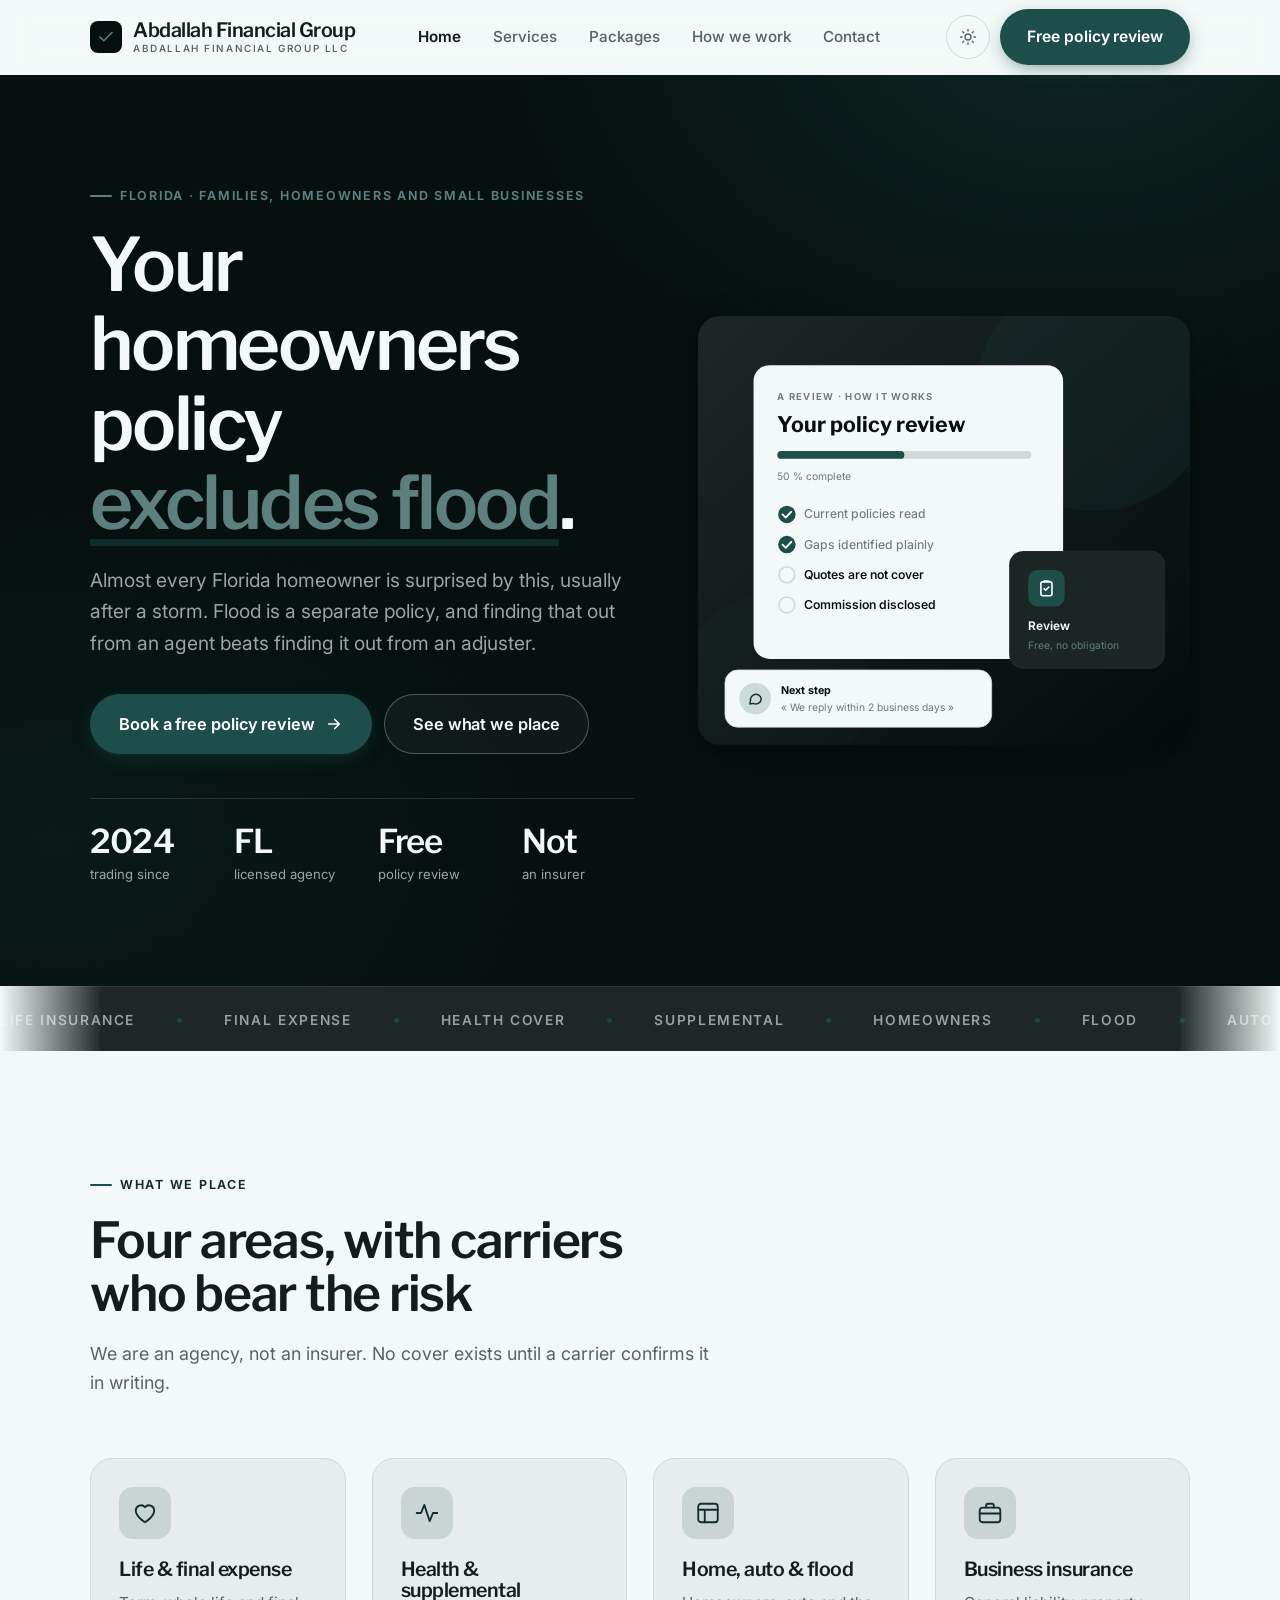
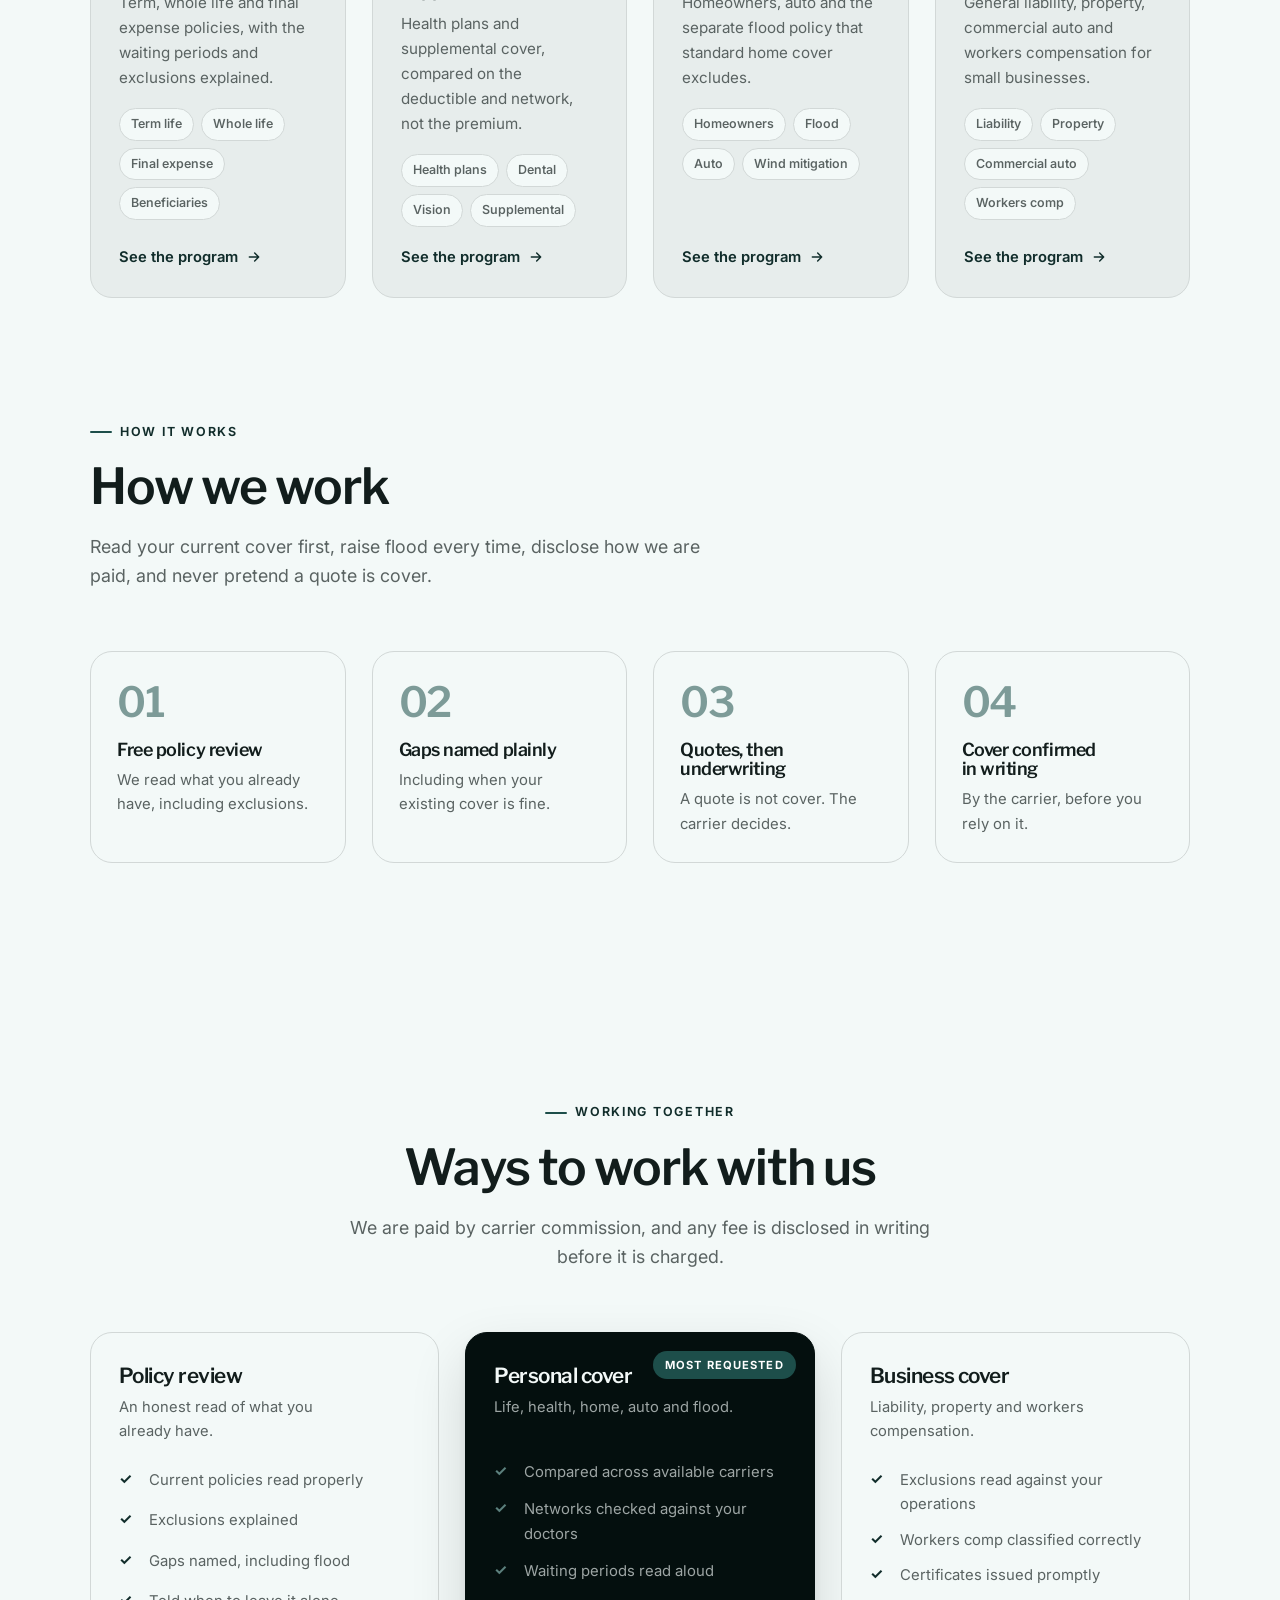
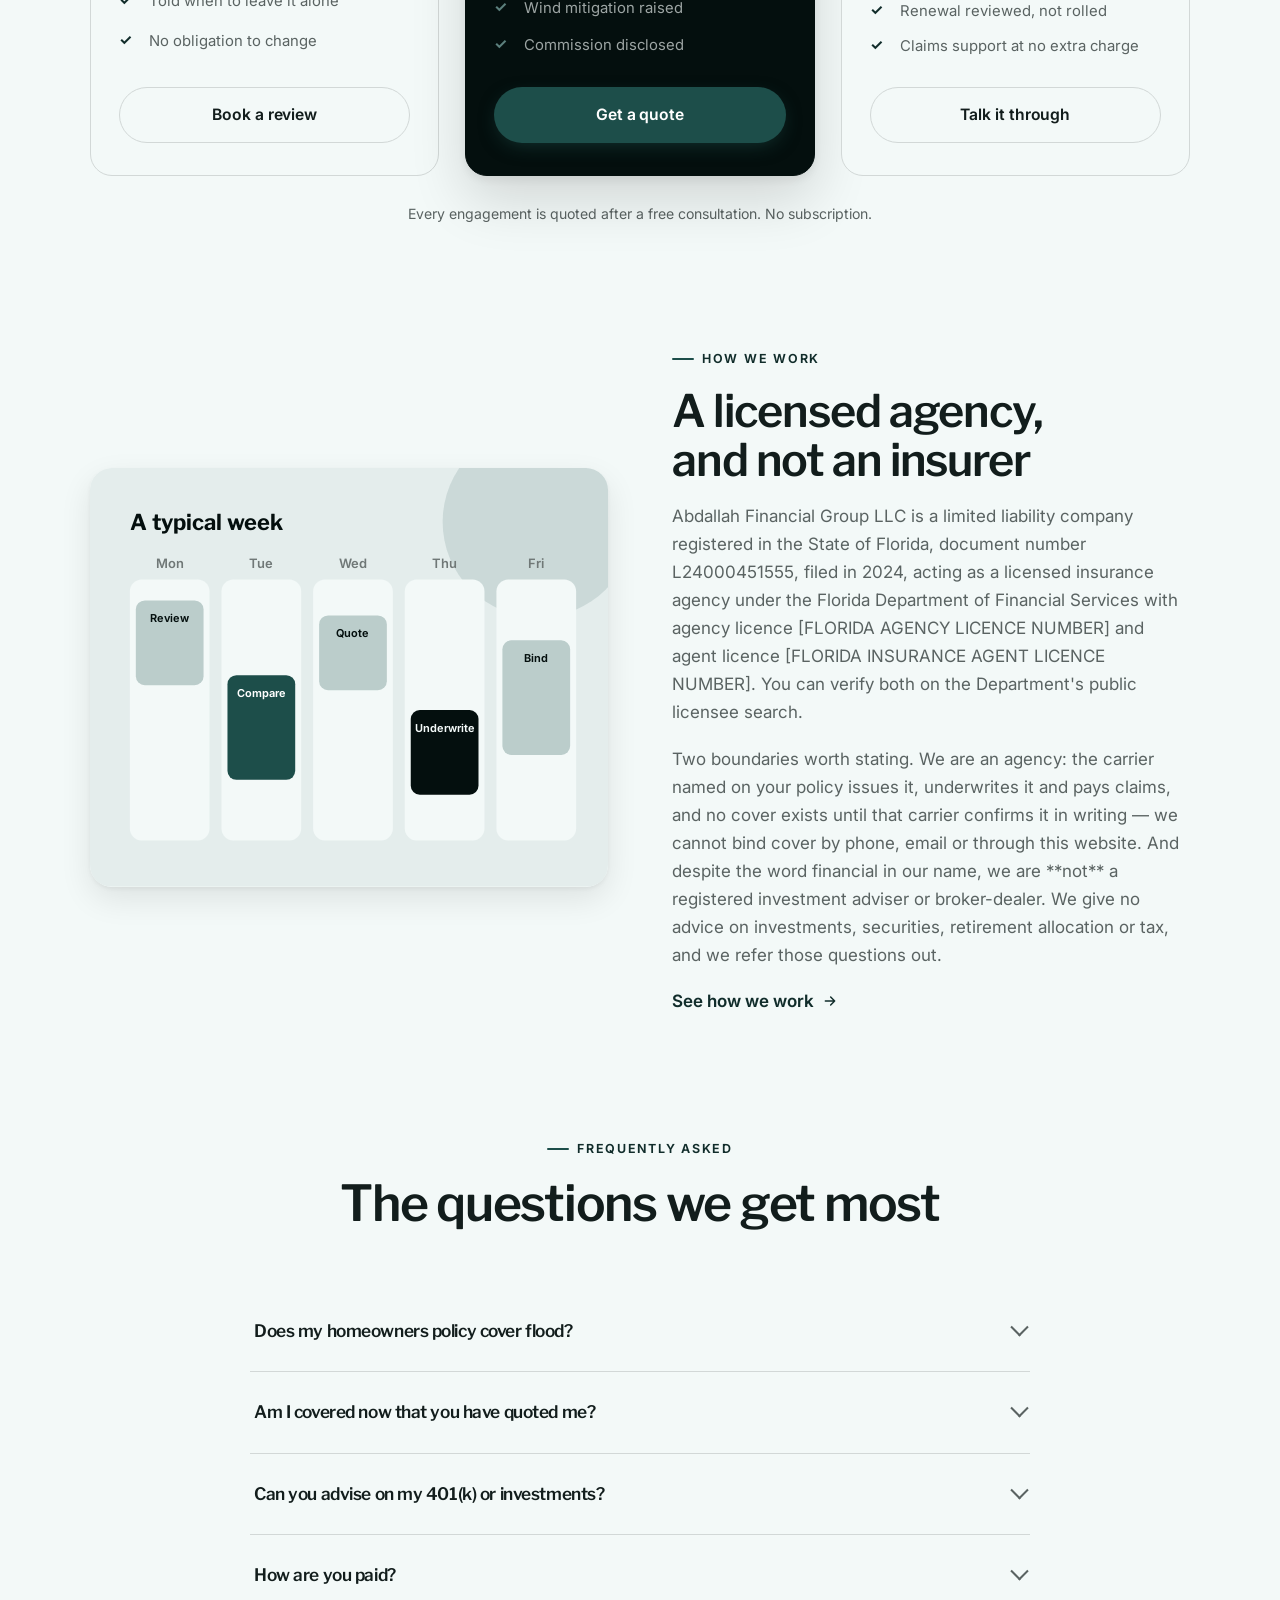
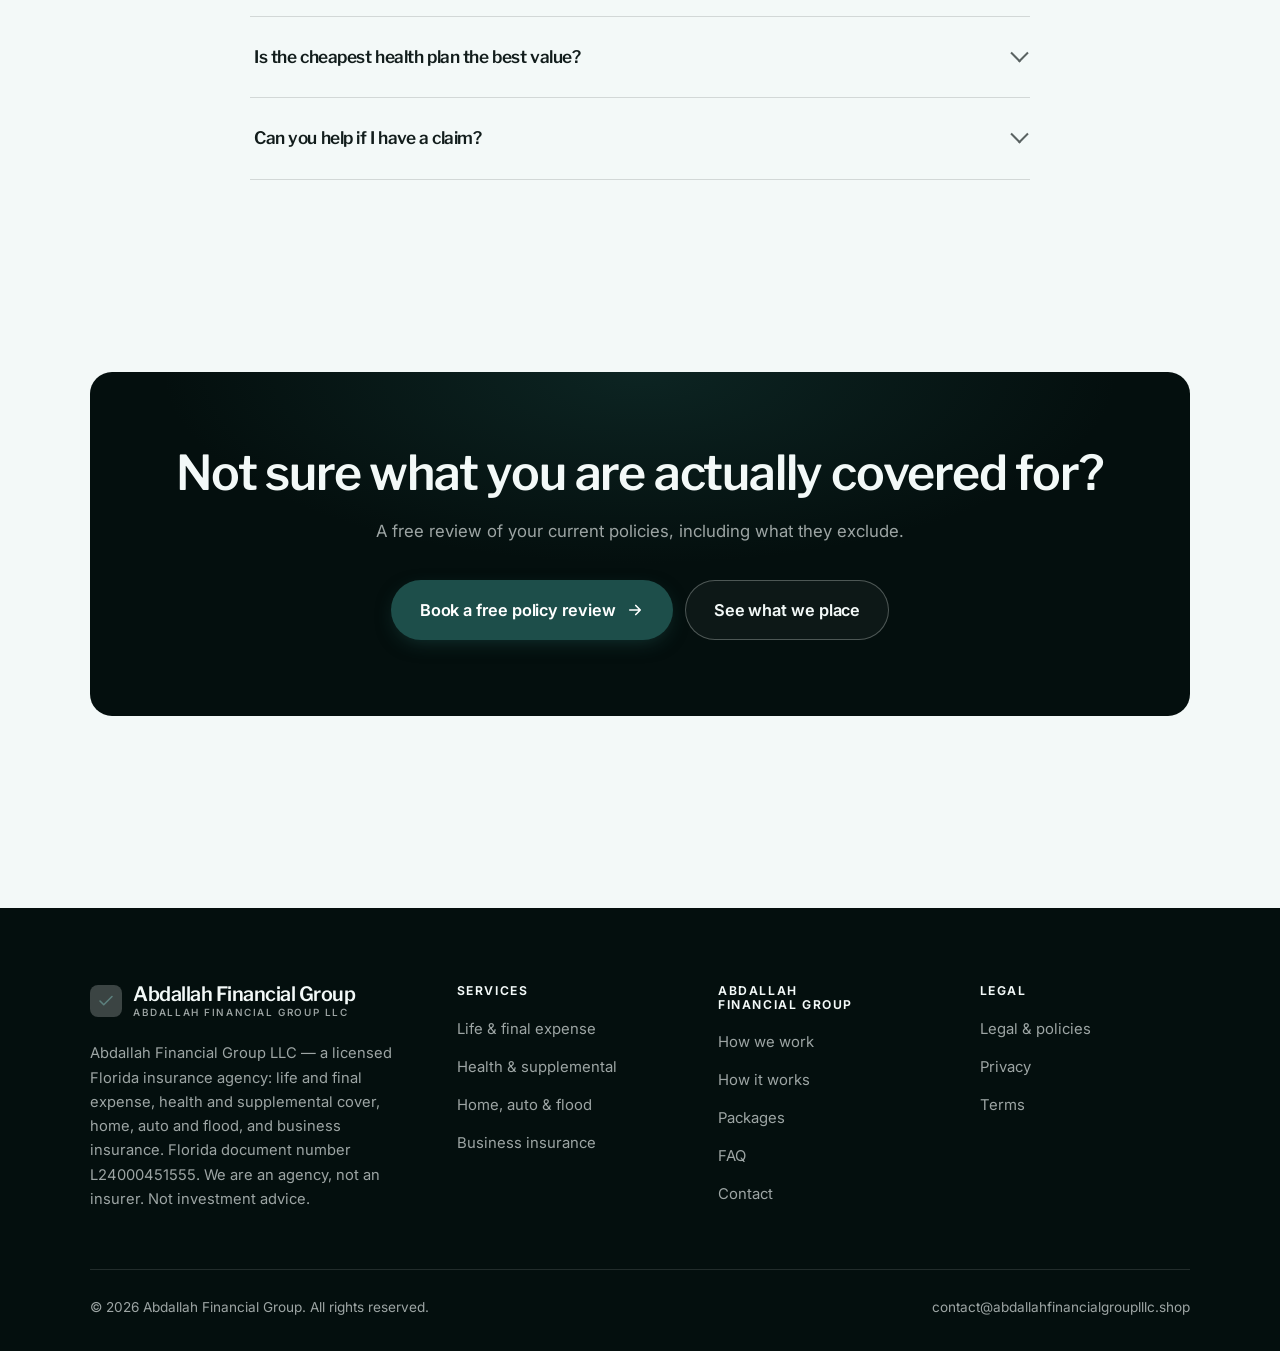
<file: index.html>
<!DOCTYPE html>
<html lang="en" class="no-js">
<head>
<meta charset="utf-8">
<meta name="viewport" content="width=device-width, initial-scale=1">
<title>Abdallah Financial Group LLC — licensed Florida insurance agency</title>
<meta name="description" content="Abdallah Financial Group LLC, a licensed Florida insurance agency: life and final expense, health and supplemental cover, home, auto and flood, and business insurance.">
<link rel="canonical" href="https://abdallahfinancialgrouplllc.shop/">

<meta property="og:type" content="website">
<meta property="og:url" content="https://abdallahfinancialgrouplllc.shop/">
<meta property="og:site_name" content="Abdallah Financial Group">
<meta property="og:locale" content="en_US">
<meta property="og:title" content="Abdallah Financial Group LLC — licensed Florida insurance agency">
<meta property="og:description" content="Abdallah Financial Group LLC, a licensed Florida insurance agency: life and final expense, health and supplemental cover, home, auto and flood, and business insurance.">
<meta name="theme-color" content="#040f0e">

<link rel="icon" href="assets/img/favicon.svg" type="image/svg+xml">
<link rel="preconnect" href="https://fonts.googleapis.com">
<link rel="preconnect" href="https://fonts.gstatic.com" crossorigin>
<link rel="stylesheet" href="https://fonts.googleapis.com/css2?family=Libre+Franklin:wght@400..700&family=Inter:wght@400..700&display=swap">
<link rel="stylesheet" href="assets/css/style.css">

<!-- Thème appliqué avant le premier rendu (évite le flash) -->
<script>
document.documentElement.classList.remove('no-js');
(function(){try{var t=localStorage.getItem('site-theme');if(t){document.documentElement.setAttribute('data-theme',t);}}catch(e){}})();
</script>
<script type="application/ld+json">
{
  "@context": "https://schema.org",
  "@type": "Organization",
  "name": "Abdallah Financial Group",
  "url": "https://abdallahfinancialgrouplllc.shop/",
  "email": "contact@abdallahfinancialgrouplllc.shop",
  "description": "Abdallah Financial Group LLC, a licensed Florida insurance agency: life and final expense, health and supplemental cover, home, auto and flood, and business insurance.",
  "areaServed": "US",
  "knowsLanguage": "en"
}
</script>
</head>

<body>
<a class="skip-link" href="#main">Skip to main content</a>

<header class="site-header">
  <nav class="wrap nav" aria-label="Main navigation">
    <a class="brand" href="index.html">
      <svg class="brand__mark" viewBox="0 0 64 64" aria-hidden="true">
        <rect class="bm-bg" width="64" height="64" rx="16"/>
        <g class="bm-ic" transform="translate(14 14) scale(1.5)" fill="none" stroke-width="2.1" stroke-linecap="round" stroke-linejoin="round"><path d="M20 6 9 17l-5-5"/></g>
      </svg>
      <span>Abdallah Financial Group<span class="brand__sub">Abdallah Financial Group LLC</span></span>
    </a>

    <ul class="nav__links" id="nav-links">
      <li><a href="index.html" aria-current="page">Home</a></li>
      <li><a href="programs.html">Services</a></li>
      <li><a href="index.html#pricing">Packages</a></li>
      <li><a href="about.html">How we work</a></li>
      <li><a href="contact.html">Contact</a></li>
      <li><a class="btn btn--primary" href="contact.html">Free policy review</a></li>
    </ul>

    <div class="nav__cta">
      <button class="theme-toggle" type="button" aria-label="Switch to dark theme">
        <svg class="icon-sun" viewBox="0 0 24 24" fill="none" stroke="currentColor" stroke-width="1.8" stroke-linecap="round" aria-hidden="true"><circle cx="12" cy="12" r="4"/><path d="M12 2v2m0 16v2M2 12h2m16 0h2M4.9 4.9l1.4 1.4m11.4 11.4 1.4 1.4M19.1 4.9l-1.4 1.4M6.3 17.7l-1.4 1.4"/></svg>
        <svg class="icon-moon" viewBox="0 0 24 24" fill="none" stroke="currentColor" stroke-width="1.8" stroke-linecap="round" stroke-linejoin="round" aria-hidden="true"><path d="M21 12.8A9 9 0 1 1 11.2 3a7 7 0 0 0 9.8 9.8z"/></svg>
      </button>
      <a class="btn btn--primary" href="contact.html">Free policy review</a>
      <button class="nav__toggle" type="button" aria-expanded="false" aria-controls="nav-links" aria-label="Open menu">
        <svg class="icon-open" viewBox="0 0 24 24" fill="none" stroke="currentColor" stroke-width="2" stroke-linecap="round" aria-hidden="true"><path d="M3 6h18M3 12h18M3 18h18"/></svg>
        <svg class="icon-close" viewBox="0 0 24 24" fill="none" stroke="currentColor" stroke-width="2" stroke-linecap="round" aria-hidden="true"><path d="M6 6l12 12M18 6L6 18"/></svg>
      </button>
    </div>
  </nav>
</header>

<main id="main">

<section class="hero">
  <div class="wrap hero__inner">
    <div>
      <span class="eyebrow hero__eyebrow">Florida · Families, homeowners and small businesses</span>
      <h1>Your homeowners policy<br> <em>excludes flood</em>.</h1>
      <p class="hero__lede">Almost every Florida homeowner is surprised by this, usually after a storm. Flood is a separate policy, and finding that out from an agent beats finding it out from an adjuster.</p>

      <div class="hero__actions">
        <a class="btn btn--primary btn--lg" href="contact.html">Book a free policy review <svg viewBox="0 0 24 24" fill="none" stroke="currentColor" stroke-width="2.2" stroke-linecap="round" stroke-linejoin="round" aria-hidden="true"><path d="M5 12h14M13 6l6 6-6 6"/></svg></a>
        <a class="btn btn--on-dark btn--lg" href="programs.html">See what we place</a>
      </div>

      <ul class="hero__proof">
        <li><span class="stat__num">2024</span><span class="stat__label">trading since</span></li>
        <li><span class="stat__num">FL</span><span class="stat__label">licensed agency</span></li>
        <li><span class="stat__num">Free</span><span class="stat__label">policy review</span></li>
        <li><span class="stat__num">Not</span><span class="stat__label">an insurer</span></li>
      </ul>
    </div>

    <div class="hero__art">
      <svg viewBox="0 0 620 540" role="img" aria-label="How a policy review with Abdallah Financial Group works, from reading cover to identifying gaps.">
        <defs>
          <linearGradient id="hbg" x1="0" y1="0" x2="1" y2="1">
            <stop offset="0" stop-color="#1d2726"/><stop offset="1" stop-color="#030c0b"/>
          </linearGradient>
        </defs>
        <rect width="620" height="540" rx="22" fill="url(#hbg)"/>
        <circle cx="500" cy="96" r="150" fill="#1d4e4a" opacity=".16"/>
        <circle cx="96" cy="470" r="120" fill="#1d4e4a" opacity=".08"/>

        <g style="font-family: var(--font-body)">
          <!-- Carte programme -->
          <rect x="70" y="62" width="390" height="370" rx="20" fill="#f3f9f8"/>
          <text x="100" y="106" font-size="12" font-weight="650" letter-spacing="1.6" fill="#707877">A REVIEW · HOW IT WORKS</text>
          <text x="100" y="146" font-size="27" font-weight="700" fill="#040f0e" style="font-family: var(--font-display)">Your policy review</text>
          <rect x="100" y="170" width="320" height="10" rx="5" fill="#d2d8d7"/>
          <rect x="100" y="170" width="160" height="10" rx="5" fill="#1d4e4a"/>
          <text x="100" y="206" font-size="13" fill="#707877">50 % complete</text>
          <circle cx="112" cy="250" r="11" fill="#1d4e4a"/><path d="M106.5 250l4 4 7-7.5" fill="none" stroke="#ffffff" stroke-width="2.4" stroke-linecap="round" stroke-linejoin="round"/><text x="134" y="255" font-size="15.5" fill="#707877" font-weight="450">Current policies read</text>
          <circle cx="112" cy="288" r="11" fill="#1d4e4a"/><path d="M106.5 288l4 4 7-7.5" fill="none" stroke="#ffffff" stroke-width="2.4" stroke-linecap="round" stroke-linejoin="round"/><text x="134" y="293" font-size="15.5" fill="#707877" font-weight="450">Gaps identified plainly</text>
          <circle cx="112" cy="326" r="10" fill="none" stroke="#d2d8d7" stroke-width="2"/><text x="134" y="331" font-size="15.5" fill="#040f0e" font-weight="560">Quotes are not cover</text>
          <circle cx="112" cy="364" r="10" fill="none" stroke="#d2d8d7" stroke-width="2"/><text x="134" y="369" font-size="15.5" fill="#040f0e" font-weight="560">Commission disclosed</text>

          <!-- Carte séance -->
          <rect x="392" y="296" width="196" height="148" rx="18" fill="#1b2524" stroke="#ffffff" stroke-opacity=".08"/>
          <rect x="416" y="320" width="46" height="46" rx="12" fill="#1d4e4a"/>
          <g transform="translate(427 331)" fill="none" stroke="#ffffff" color="#ffffff" stroke-width="2" stroke-linecap="round" stroke-linejoin="round"><rect x="5" y="4" width="14" height="17.5" rx="2.5"/><path d="M9 4V3h6v1M9 12.5l2 2 4-4"/></g>
          <text x="416" y="396" font-size="15" font-weight="650" fill="#f3f9f8">Review</text>
          <text x="416" y="420" font-size="13" fill="#5c807d">Free, no obligation</text>

          <!-- Retour du coach -->
          <rect x="34" y="446" width="336" height="72" rx="16" fill="#f3f9f8" stroke="#d2d8d7"/>
          <circle cx="72" cy="482" r="20" fill="#ccdad9"/>
          <g transform="translate(62 472) scale(.84)" fill="none" stroke="#133330" stroke-width="2.2" stroke-linecap="round" stroke-linejoin="round"><path d="M21 12a8 8 0 0 1-11.6 7.1L4 20l1-4.6A8 8 0 1 1 21 12z"/></g>
          <text x="104" y="476" font-size="13.5" font-weight="700" fill="#040f0e">Next step</text>
          <text x="104" y="498" font-size="13" fill="#707877">« We reply within 2 business days »</text>
        </g>
      </svg>
    </div>
  </div>
</section>

<div class="marquee" aria-hidden="true">
  <div class="marquee__track"><span>Life insurance</span><span>Final expense</span><span>Health cover</span><span>Supplemental</span><span>Homeowners</span><span>Flood</span><span>Auto</span><span>Business liability</span><span>Workers comp</span><span>Licensed agency</span><span>Life insurance</span><span>Final expense</span><span>Health cover</span><span>Supplemental</span><span>Homeowners</span><span>Flood</span><span>Auto</span><span>Business liability</span><span>Workers comp</span><span>Licensed agency</span></div>
</div>

<section class="section wrap" id="programs">
  <div class="section-head reveal">
    <span class="eyebrow">What we place</span>
    <h2>Four areas, with carriers who bear the risk</h2>
    <p>We are an agency, not an insurer. No cover exists until a carrier confirms it in writing.</p>
  </div>
  <div class="grid grid--4 reveal-group">
    <a class="card" href="programs.html#life">
      <div class="card__icon"><svg viewBox="0 0 24 24" fill="none" stroke="currentColor" stroke-width="1.7" stroke-linecap="round" stroke-linejoin="round" aria-hidden="true"><path d="M12 20.5s-8.5-4.8-8.5-11A4.8 4.8 0 0 1 12 6.6a4.8 4.8 0 0 1 8.5 2.9c0 6.2-8.5 11-8.5 11z"/></svg></div>
      <h3>Life &amp; final expense</h3>
      <p>Term, whole life and final expense policies, with the waiting periods and exclusions explained.</p>
      <ul class="tags"><li>Term life</li><li>Whole life</li><li>Final expense</li><li>Beneficiaries</li></ul>
      <span class="arrow-link">See the program <svg viewBox="0 0 24 24" fill="none" stroke="currentColor" stroke-width="2.2" stroke-linecap="round" stroke-linejoin="round" aria-hidden="true"><path d="M5 12h14M13 6l6 6-6 6"/></svg></span>
    </a>
    <a class="card" href="programs.html#health">
      <div class="card__icon"><svg viewBox="0 0 24 24" fill="none" stroke="currentColor" stroke-width="1.7" stroke-linecap="round" stroke-linejoin="round" aria-hidden="true"><path d="M2.5 12h4l3-7.5 5 15 3-7.5h4"/></svg></div>
      <h3>Health &amp; supplemental</h3>
      <p>Health plans and supplemental cover, compared on the deductible and network, not the premium.</p>
      <ul class="tags"><li>Health plans</li><li>Dental</li><li>Vision</li><li>Supplemental</li></ul>
      <span class="arrow-link">See the program <svg viewBox="0 0 24 24" fill="none" stroke="currentColor" stroke-width="2.2" stroke-linecap="round" stroke-linejoin="round" aria-hidden="true"><path d="M5 12h14M13 6l6 6-6 6"/></svg></span>
    </a>
    <a class="card" href="programs.html#property">
      <div class="card__icon"><svg viewBox="0 0 24 24" fill="none" stroke="currentColor" stroke-width="1.7" stroke-linecap="round" stroke-linejoin="round" aria-hidden="true"><rect x="3" y="3.5" width="18" height="17" rx="2.5"/><path d="M3 9h18M9 9v11.5"/></svg></div>
      <h3>Home, auto &amp; flood</h3>
      <p>Homeowners, auto and the separate flood policy that standard home cover excludes.</p>
      <ul class="tags"><li>Homeowners</li><li>Flood</li><li>Auto</li><li>Wind mitigation</li></ul>
      <span class="arrow-link">See the program <svg viewBox="0 0 24 24" fill="none" stroke="currentColor" stroke-width="2.2" stroke-linecap="round" stroke-linejoin="round" aria-hidden="true"><path d="M5 12h14M13 6l6 6-6 6"/></svg></span>
    </a>
    <a class="card" href="programs.html#business">
      <div class="card__icon"><svg viewBox="0 0 24 24" fill="none" stroke="currentColor" stroke-width="1.7" stroke-linecap="round" stroke-linejoin="round" aria-hidden="true"><rect x="2.5" y="7" width="19" height="13.5" rx="2.5"/><path d="M8.5 7V5a1.5 1.5 0 0 1 1.5-1.5h4A1.5 1.5 0 0 1 15.5 5v2M2.5 12.5h19"/></svg></div>
      <h3>Business insurance</h3>
      <p>General liability, property, commercial auto and workers compensation for small businesses.</p>
      <ul class="tags"><li>Liability</li><li>Property</li><li>Commercial auto</li><li>Workers comp</li></ul>
      <span class="arrow-link">See the program <svg viewBox="0 0 24 24" fill="none" stroke="currentColor" stroke-width="2.2" stroke-linecap="round" stroke-linejoin="round" aria-hidden="true"><path d="M5 12h14M13 6l6 6-6 6"/></svg></span>
    </a>
  </div>
</section>

<section class="section section--flush wrap" id="how-it-works">
  <div class="section-head reveal">
    <span class="eyebrow">How it works</span>
    <h2>How we work</h2>
    <p>Read your current cover first, raise flood every time, disclose how we are paid, and never pretend a quote is cover.</p>
  </div>
  <div class="grid grid--4 steps reveal-group">
    <article class="step">
      <h3>Free policy review</h3>
      <p>We read what you already have, including exclusions.</p>
    </article>
    <article class="step">
      <h3>Gaps named plainly</h3>
      <p>Including when your existing cover is fine.</p>
    </article>
    <article class="step">
      <h3>Quotes, then underwriting</h3>
      <p>A quote is not cover. The carrier decides.</p>
    </article>
    <article class="step">
      <h3>Cover confirmed in writing</h3>
      <p>By the carrier, before you rely on it.</p>
    </article>
  </div>
</section>

<section class="section wrap" id="pricing">
  <div class="section-head section-head--center reveal">
    <span class="eyebrow">Working together</span>
    <h2>Ways to work with us</h2>
    <p>We are paid by carrier commission, and any fee is disclosed in writing before it is charged.</p>
  </div>
  <div class="grid grid--3 plans reveal-group">
    <article class="plan">
      
      <h3>Policy review</h3>
      <p class="plan__desc">An honest read of what you already have.</p>
      
      <ul class="plan__features">
        <li>Current policies read properly</li>
        <li>Exclusions explained</li>
        <li>Gaps named, including flood</li>
        <li>Told when to leave it alone</li>
        <li>No obligation to change</li>
      </ul>
      <a class="btn btn--ghost btn--block" href="contact.html">Book a review</a>
    </article>
    <article class="plan plan--featured">
      <span class="plan__tag">Most requested</span>
      <h3>Personal cover</h3>
      <p class="plan__desc">Life, health, home, auto and flood.</p>
      
      <ul class="plan__features">
        <li>Compared across available carriers</li>
        <li>Networks checked against your doctors</li>
        <li>Waiting periods read aloud</li>
        <li>Wind mitigation raised</li>
        <li>Commission disclosed</li>
      </ul>
      <a class="btn btn--primary btn--block" href="contact.html">Get a quote</a>
    </article>
    <article class="plan">
      
      <h3>Business cover</h3>
      <p class="plan__desc">Liability, property and workers compensation.</p>
      
      <ul class="plan__features">
        <li>Exclusions read against your operations</li>
        <li>Workers comp classified correctly</li>
        <li>Certificates issued promptly</li>
        <li>Renewal reviewed, not rolled</li>
        <li>Claims support at no extra charge</li>
      </ul>
      <a class="btn btn--ghost btn--block" href="contact.html">Talk it through</a>
    </article>
  </div>
  <p class="plans-note">Every engagement is quoted after a free consultation. No subscription.</p>
</section>

<section class="section section--flush wrap">
  <div class="split reveal">
    <div class="split__art">
      <svg viewBox="0 0 520 420" role="img" aria-label="Example of a typical week: Review, Compare, Quote, Underwrite, Bind.">
        <rect width="520" height="420" rx="20" fill="#e4edec"/>
        <circle cx="450" cy="54" r="96" fill="#1d4e4a" opacity=".12"/>
        <g style="font-family: var(--font-body)">
        <text x="40" y="62" font-size="22" font-weight="700" fill="#040f0e" style="font-family: var(--font-display)">A typical week</text>
        <text x="80" y="100" text-anchor="middle" font-size="13" font-weight="600" fill="#707877">Mon</text>
        <rect x="40" y="112" width="80" height="262" rx="12" fill="#f3f9f8"/>
        <rect x="46" y="133" width="68" height="85" rx="9" fill="#bbcdcb"/>
        <text x="80" y="155" text-anchor="middle" font-size="11" font-weight="650" fill="#040f0e">Review</text>
        <text x="172" y="100" text-anchor="middle" font-size="13" font-weight="600" fill="#707877">Tue</text>
        <rect x="132" y="112" width="80" height="262" rx="12" fill="#f3f9f8"/>
        <rect x="138" y="208" width="68" height="105" rx="9" fill="#1d4e4a"/>
        <text x="172" y="230" text-anchor="middle" font-size="11" font-weight="650" fill="#ffffff">Compare</text>
        <text x="264" y="100" text-anchor="middle" font-size="13" font-weight="600" fill="#707877">Wed</text>
        <rect x="224" y="112" width="80" height="262" rx="12" fill="#f3f9f8"/>
        <rect x="230" y="148" width="68" height="75" rx="9" fill="#bbcdcb"/>
        <text x="264" y="170" text-anchor="middle" font-size="11" font-weight="650" fill="#040f0e">Quote</text>
        <text x="356" y="100" text-anchor="middle" font-size="13" font-weight="600" fill="#707877">Thu</text>
        <rect x="316" y="112" width="80" height="262" rx="12" fill="#f3f9f8"/>
        <rect x="322" y="243" width="68" height="85" rx="9" fill="#040f0e"/>
        <text x="356" y="265" text-anchor="middle" font-size="11" font-weight="650" fill="#f3f9f8">Underwrite</text>
        <text x="448" y="100" text-anchor="middle" font-size="13" font-weight="600" fill="#707877">Fri</text>
        <rect x="408" y="112" width="80" height="262" rx="12" fill="#f3f9f8"/>
        <rect x="414" y="173" width="68" height="115" rx="9" fill="#bbcdcb"/>
        <text x="448" y="195" text-anchor="middle" font-size="11" font-weight="650" fill="#040f0e">Bind</text>
        </g>
      </svg>
    </div>
    <div>
      <span class="eyebrow">How we work</span>
      <h2>A licensed agency, and not an insurer</h2>
      <p>Abdallah Financial Group LLC is a limited liability company registered in the State of Florida, document number L24000451555, filed in 2024, acting as a licensed insurance agency under the Florida Department of Financial Services with agency licence [FLORIDA AGENCY LICENCE NUMBER] and agent licence [FLORIDA INSURANCE AGENT LICENCE NUMBER]. You can verify both on the Department's public licensee search.</p>
      <p>Two boundaries worth stating. We are an agency: the carrier named on your policy issues it, underwrites it and pays claims, and no cover exists until that carrier confirms it in writing — we cannot bind cover by phone, email or through this website. And despite the word financial in our name, we are **not** a registered investment adviser or broker-dealer. We give no advice on investments, securities, retirement allocation or tax, and we refer those questions out.</p>
      <p><a class="arrow-link" href="about.html">See how we work <svg viewBox="0 0 24 24" fill="none" stroke="currentColor" stroke-width="2.2" stroke-linecap="round" stroke-linejoin="round" aria-hidden="true"><path d="M5 12h14M13 6l6 6-6 6"/></svg></a></p>
    </div>
  </div>
</section>

<section class="section section--flush wrap" id="faq">
  <div class="section-head section-head--center reveal">
    <span class="eyebrow">Frequently asked</span>
    <h2>The questions we get most</h2>
  </div>
  <div class="faq reveal">
    <details>
      <summary>Does my homeowners policy cover flood?</summary>
      <p>Almost certainly not. Flood is excluded from standard homeowners cover and needs a separate policy. It is the single most common and most expensive misunderstanding in Florida insurance.</p>
    </details>
    <details>
      <summary>Am I covered now that you have quoted me?</summary>
      <p>No. A quote is an estimate subject to underwriting. Cover exists only when the carrier confirms it in writing, and we cannot bind it by phone or email.</p>
    </details>
    <details>
      <summary>Can you advise on my 401(k) or investments?</summary>
      <p>No. That is securities and investment advice, which requires separate registration we do not hold. We will refer you to someone appropriately registered rather than offering an opinion.</p>
    </details>
    <details>
      <summary>How are you paid?</summary>
      <p>By commission from the carrier whose policy you buy, and we will tell you that plainly. Any separate fee is disclosed in writing before it is charged.</p>
    </details>
    <details>
      <summary>Is the cheapest health plan the best value?</summary>
      <p>Rarely. A low premium with a high deductible and a narrow network often costs more overall, and your doctors may be out of network. We compare on likely total cost instead.</p>
    </details>
    <details>
      <summary>Can you help if I have a claim?</summary>
      <p>We will help you report it and chase it, at no extra charge. The coverage decision is the carrier's, not ours, and we will tell you honestly when a denial looks correct.</p>
    </details>
  </div>
</section>

<section class="wrap section--tight">
  <div class="cta-band reveal">
    <h2>Not sure what you are actually covered for?</h2>
    <p>A free review of your current policies, including what they exclude.</p>
    <div class="hero__actions">
      <a class="btn btn--primary btn--lg" href="contact.html">Book a free policy review <svg viewBox="0 0 24 24" fill="none" stroke="currentColor" stroke-width="2.2" stroke-linecap="round" stroke-linejoin="round" aria-hidden="true"><path d="M5 12h14M13 6l6 6-6 6"/></svg></a>
      <a class="btn btn--on-dark btn--lg" href="programs.html">See what we place</a>
    </div>
  </div>
</section>

</main>

<footer class="site-footer">
  <div class="wrap">
    <div class="footer__grid">
      <div class="footer__brand">
        <a class="brand" href="index.html">
          <svg class="brand__mark" viewBox="0 0 64 64" aria-hidden="true">
        <rect class="bm-bg" width="64" height="64" rx="16"/>
        <g class="bm-ic" transform="translate(14 14) scale(1.5)" fill="none" stroke-width="2.1" stroke-linecap="round" stroke-linejoin="round"><path d="M20 6 9 17l-5-5"/></g>
      </svg>
          <span>Abdallah Financial Group<span class="brand__sub">Abdallah Financial Group LLC</span></span>
        </a>
        <p>Abdallah Financial Group LLC — a licensed Florida insurance agency: life and final expense, health and supplemental cover, home, auto and flood, and business insurance. Florida document number L24000451555. We are an agency, not an insurer. Not investment advice.</p>
      </div>

      <div class="footer__col">
        <h4>Services</h4>
        <ul>
          <li><a href="programs.html#life">Life &amp; final expense</a></li>
          <li><a href="programs.html#health">Health &amp; supplemental</a></li>
          <li><a href="programs.html#property">Home, auto &amp; flood</a></li>
          <li><a href="programs.html#business">Business insurance</a></li>
        </ul>
      </div>

      <div class="footer__col">
        <h4>Abdallah Financial Group</h4>
        <ul>
          <li><a href="about.html">How we work</a></li>
          <li><a href="index.html#how-it-works">How it works</a></li>
          <li><a href="index.html#pricing">Packages</a></li>
          <li><a href="index.html#faq">FAQ</a></li>
          <li><a href="contact.html">Contact</a></li>
        </ul>
      </div>

      <div class="footer__col">
        <h4>Legal</h4>
        <ul>
          <li><a href="legal.html">Legal &amp; policies</a></li>
          <li><a href="legal.html#privacy">Privacy</a></li>
          <li><a href="legal.html#terms">Terms</a></li>
        </ul>
      </div>
    </div>

    <div class="footer__bottom">
      <p>© <span data-year>2026</span> Abdallah Financial Group. All rights reserved.</p>
      <p><a href="mailto:contact@abdallahfinancialgrouplllc.shop">contact@abdallahfinancialgrouplllc.shop</a></p>
    </div>
  </div>
</footer>

<script src="assets/js/main.js" defer></script>
</body>
</html>
</file>
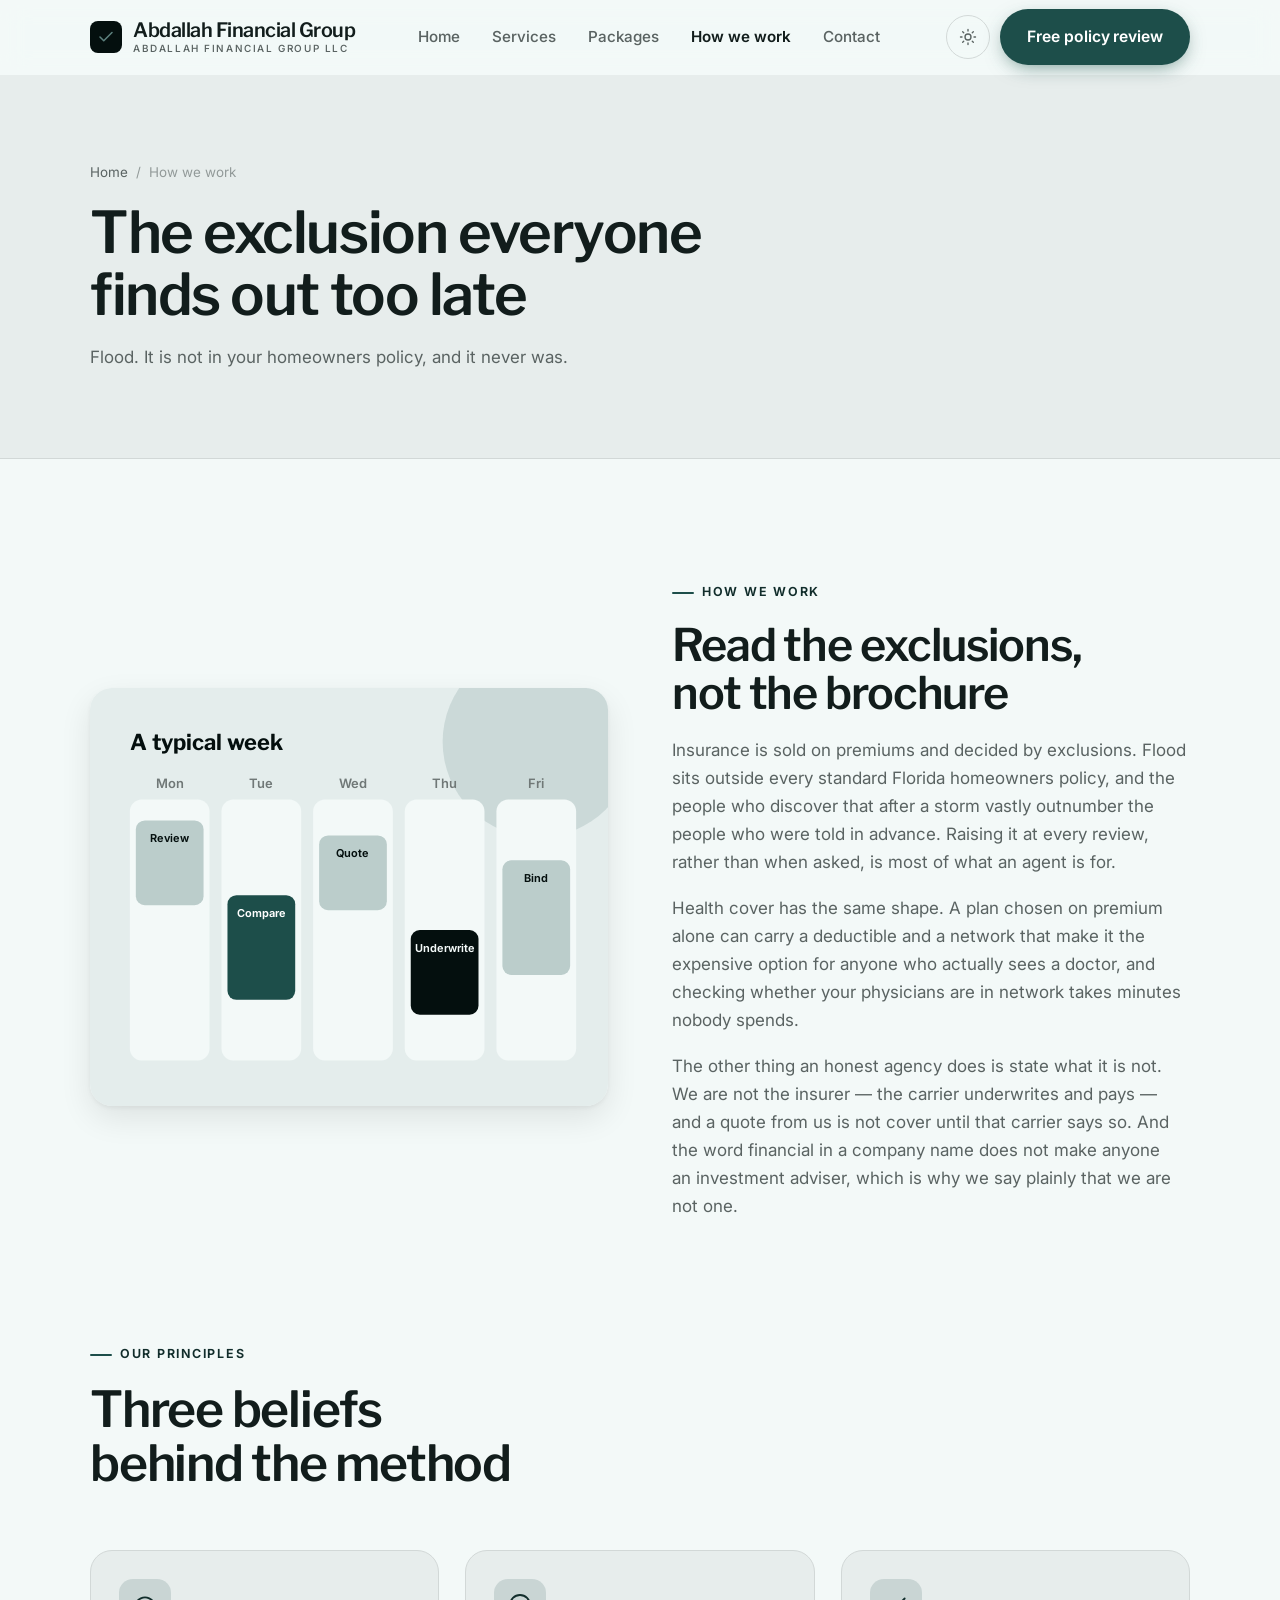
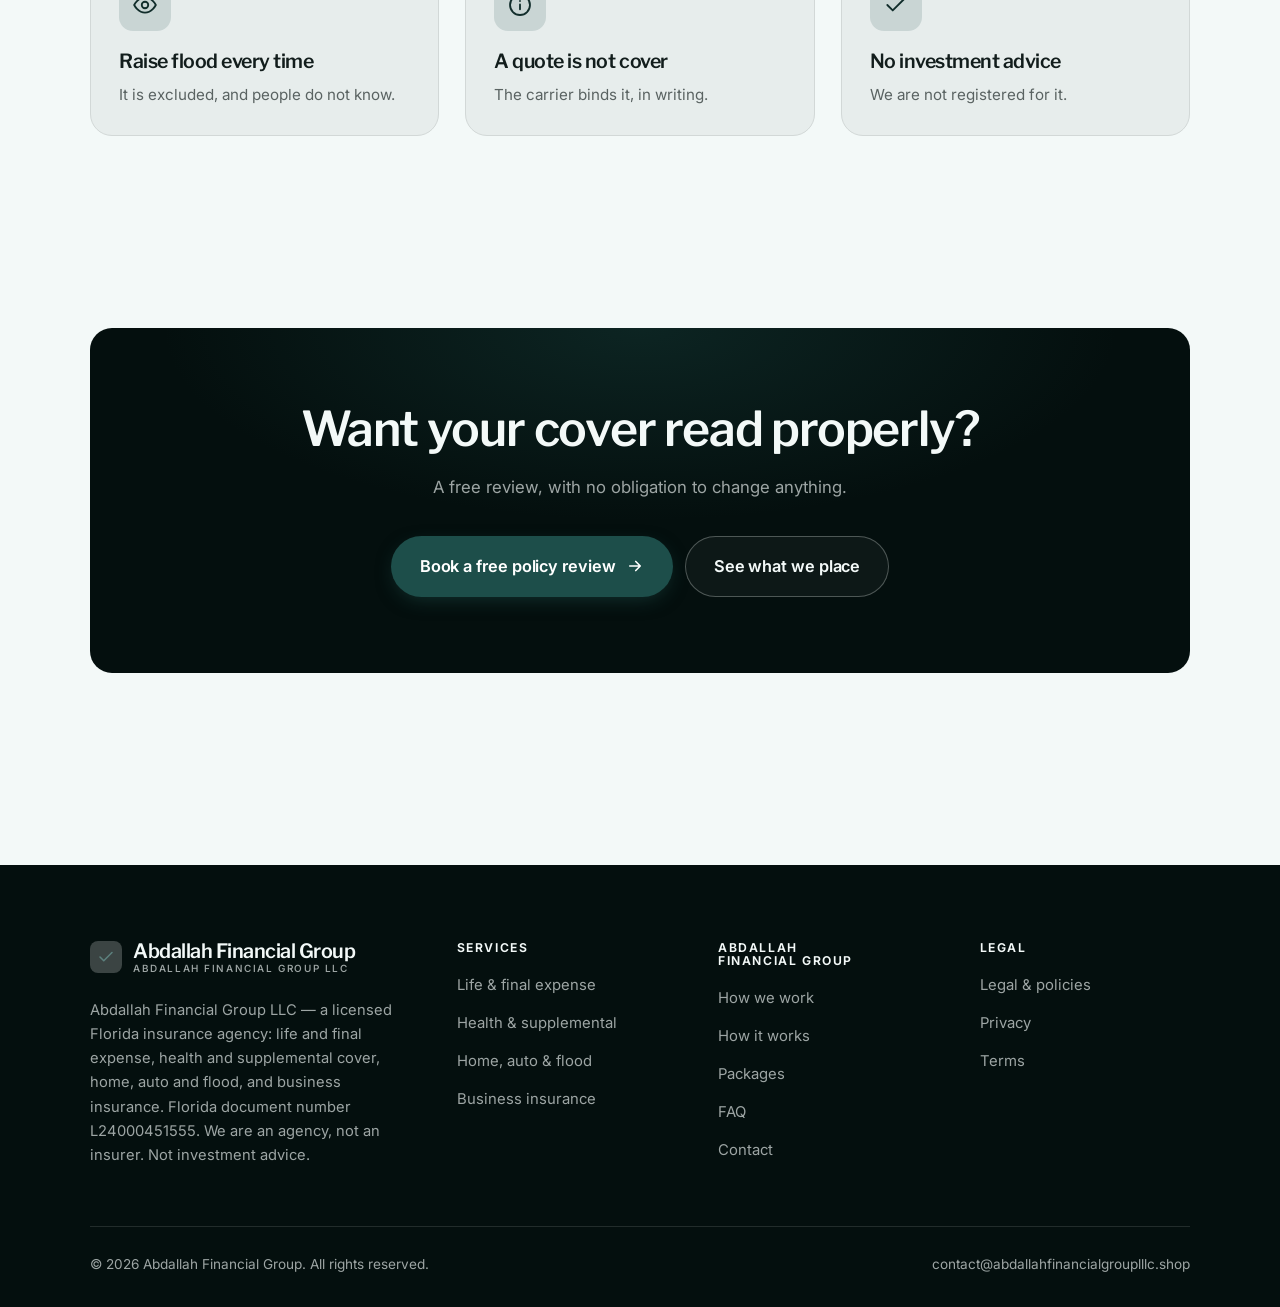
<file: about.html>
<!DOCTYPE html>
<html lang="en" class="no-js">
<head>
<meta charset="utf-8">
<meta name="viewport" content="width=device-width, initial-scale=1">
<title>How we work — Abdallah Financial Group</title>
<meta name="description" content="About Abdallah Financial Group LLC, a licensed Florida insurance agency, document number L24000451555.">
<link rel="canonical" href="https://abdallahfinancialgrouplllc.shop/about.html">

<meta property="og:type" content="website">
<meta property="og:url" content="https://abdallahfinancialgrouplllc.shop/about.html">
<meta property="og:site_name" content="Abdallah Financial Group">
<meta property="og:locale" content="en_US">
<meta property="og:title" content="How we work — Abdallah Financial Group">
<meta property="og:description" content="About Abdallah Financial Group LLC, a licensed Florida insurance agency, document number L24000451555.">
<meta name="theme-color" content="#040f0e">

<link rel="icon" href="assets/img/favicon.svg" type="image/svg+xml">
<link rel="preconnect" href="https://fonts.googleapis.com">
<link rel="preconnect" href="https://fonts.gstatic.com" crossorigin>
<link rel="stylesheet" href="https://fonts.googleapis.com/css2?family=Libre+Franklin:wght@400..700&family=Inter:wght@400..700&display=swap">
<link rel="stylesheet" href="assets/css/style.css">

<!-- Thème appliqué avant le premier rendu (évite le flash) -->
<script>
document.documentElement.classList.remove('no-js');
(function(){try{var t=localStorage.getItem('site-theme');if(t){document.documentElement.setAttribute('data-theme',t);}}catch(e){}})();
</script>
</head>

<body>
<a class="skip-link" href="#main">Skip to main content</a>

<header class="site-header">
  <nav class="wrap nav" aria-label="Main navigation">
    <a class="brand" href="index.html">
      <svg class="brand__mark" viewBox="0 0 64 64" aria-hidden="true">
        <rect class="bm-bg" width="64" height="64" rx="16"/>
        <g class="bm-ic" transform="translate(14 14) scale(1.5)" fill="none" stroke-width="2.1" stroke-linecap="round" stroke-linejoin="round"><path d="M20 6 9 17l-5-5"/></g>
      </svg>
      <span>Abdallah Financial Group<span class="brand__sub">Abdallah Financial Group LLC</span></span>
    </a>

    <ul class="nav__links" id="nav-links">
      <li><a href="index.html">Home</a></li>
      <li><a href="programs.html">Services</a></li>
      <li><a href="index.html#pricing">Packages</a></li>
      <li><a href="about.html" aria-current="page">How we work</a></li>
      <li><a href="contact.html">Contact</a></li>
      <li><a class="btn btn--primary" href="contact.html">Free policy review</a></li>
    </ul>

    <div class="nav__cta">
      <button class="theme-toggle" type="button" aria-label="Switch to dark theme">
        <svg class="icon-sun" viewBox="0 0 24 24" fill="none" stroke="currentColor" stroke-width="1.8" stroke-linecap="round" aria-hidden="true"><circle cx="12" cy="12" r="4"/><path d="M12 2v2m0 16v2M2 12h2m16 0h2M4.9 4.9l1.4 1.4m11.4 11.4 1.4 1.4M19.1 4.9l-1.4 1.4M6.3 17.7l-1.4 1.4"/></svg>
        <svg class="icon-moon" viewBox="0 0 24 24" fill="none" stroke="currentColor" stroke-width="1.8" stroke-linecap="round" stroke-linejoin="round" aria-hidden="true"><path d="M21 12.8A9 9 0 1 1 11.2 3a7 7 0 0 0 9.8 9.8z"/></svg>
      </button>
      <a class="btn btn--primary" href="contact.html">Free policy review</a>
      <button class="nav__toggle" type="button" aria-expanded="false" aria-controls="nav-links" aria-label="Open menu">
        <svg class="icon-open" viewBox="0 0 24 24" fill="none" stroke="currentColor" stroke-width="2" stroke-linecap="round" aria-hidden="true"><path d="M3 6h18M3 12h18M3 18h18"/></svg>
        <svg class="icon-close" viewBox="0 0 24 24" fill="none" stroke="currentColor" stroke-width="2" stroke-linecap="round" aria-hidden="true"><path d="M6 6l12 12M18 6L6 18"/></svg>
      </button>
    </div>
  </nav>
</header>

<main id="main">

<section class="page-head">
  <div class="wrap">
    <nav class="breadcrumb" aria-label="Breadcrumb">
      <a href="index.html">Home</a><span>/</span><span aria-current="page">How we work</span>
    </nav>
    <h1>The exclusion everyone finds out too late</h1>
    <p>Flood. It is not in your homeowners policy, and it never was.</p>
  </div>
</section>

<section class="section wrap">
  <div class="split reveal">
    <div class="split__art">
      <svg viewBox="0 0 520 420" role="img" aria-label="Example of a typical week: Review, Compare, Quote, Underwrite, Bind.">
        <rect width="520" height="420" rx="20" fill="#e4edec"/>
        <circle cx="450" cy="54" r="96" fill="#1d4e4a" opacity=".12"/>
        <g style="font-family: var(--font-body)">
        <text x="40" y="62" font-size="22" font-weight="700" fill="#040f0e" style="font-family: var(--font-display)">A typical week</text>
        <text x="80" y="100" text-anchor="middle" font-size="13" font-weight="600" fill="#707877">Mon</text>
        <rect x="40" y="112" width="80" height="262" rx="12" fill="#f3f9f8"/>
        <rect x="46" y="133" width="68" height="85" rx="9" fill="#bbcdcb"/>
        <text x="80" y="155" text-anchor="middle" font-size="11" font-weight="650" fill="#040f0e">Review</text>
        <text x="172" y="100" text-anchor="middle" font-size="13" font-weight="600" fill="#707877">Tue</text>
        <rect x="132" y="112" width="80" height="262" rx="12" fill="#f3f9f8"/>
        <rect x="138" y="208" width="68" height="105" rx="9" fill="#1d4e4a"/>
        <text x="172" y="230" text-anchor="middle" font-size="11" font-weight="650" fill="#ffffff">Compare</text>
        <text x="264" y="100" text-anchor="middle" font-size="13" font-weight="600" fill="#707877">Wed</text>
        <rect x="224" y="112" width="80" height="262" rx="12" fill="#f3f9f8"/>
        <rect x="230" y="148" width="68" height="75" rx="9" fill="#bbcdcb"/>
        <text x="264" y="170" text-anchor="middle" font-size="11" font-weight="650" fill="#040f0e">Quote</text>
        <text x="356" y="100" text-anchor="middle" font-size="13" font-weight="600" fill="#707877">Thu</text>
        <rect x="316" y="112" width="80" height="262" rx="12" fill="#f3f9f8"/>
        <rect x="322" y="243" width="68" height="85" rx="9" fill="#040f0e"/>
        <text x="356" y="265" text-anchor="middle" font-size="11" font-weight="650" fill="#f3f9f8">Underwrite</text>
        <text x="448" y="100" text-anchor="middle" font-size="13" font-weight="600" fill="#707877">Fri</text>
        <rect x="408" y="112" width="80" height="262" rx="12" fill="#f3f9f8"/>
        <rect x="414" y="173" width="68" height="115" rx="9" fill="#bbcdcb"/>
        <text x="448" y="195" text-anchor="middle" font-size="11" font-weight="650" fill="#040f0e">Bind</text>
        </g>
      </svg>
    </div>
    <div>
      <span class="eyebrow">How we work</span>
      <h2>Read the exclusions, not the brochure</h2>
      <p>Insurance is sold on premiums and decided by exclusions. Flood sits outside every standard Florida homeowners policy, and the people who discover that after a storm vastly outnumber the people who were told in advance. Raising it at every review, rather than when asked, is most of what an agent is for.</p>
      <p>Health cover has the same shape. A plan chosen on premium alone can carry a deductible and a network that make it the expensive option for anyone who actually sees a doctor, and checking whether your physicians are in network takes minutes nobody spends.</p>
      <p>The other thing an honest agency does is state what it is not. We are not the insurer — the carrier underwrites and pays — and a quote from us is not cover until that carrier says so. And the word financial in a company name does not make anyone an investment adviser, which is why we say plainly that we are not one.</p>
      <!--
        TO DO: add a short introduction of the coach (name, real background),
        with a photo if possible. Do not invent credentials — see README.md.
      -->
    </div>
  </div>
</section>

<section class="section section--flush wrap">
  <div class="section-head reveal">
    <span class="eyebrow">Our principles</span>
    <h2>Three beliefs behind the method</h2>
  </div>
  <div class="grid grid--3 reveal-group">
    <article class="card">
      <div class="card__icon"><svg viewBox="0 0 24 24" fill="none" stroke="currentColor" stroke-width="1.7" stroke-linecap="round" stroke-linejoin="round" aria-hidden="true"><path d="M2 12s3.6-7 10-7 10 7 10 7-3.6 7-10 7S2 12 2 12z"/><circle cx="12" cy="12" r="3"/></svg></div>
      <h3>Raise flood every time</h3>
      <p>It is excluded, and people do not know.</p>
    </article>
    <article class="card">
      <div class="card__icon"><svg viewBox="0 0 24 24" fill="none" stroke="currentColor" stroke-width="1.7" stroke-linecap="round" stroke-linejoin="round" aria-hidden="true"><circle cx="12" cy="12" r="9.2"/><path d="M12 16v-4.5M12 8.2v.1"/></svg></div>
      <h3>A quote is not cover</h3>
      <p>The carrier binds it, in writing.</p>
    </article>
    <article class="card">
      <div class="card__icon"><svg viewBox="0 0 24 24" fill="none" stroke="currentColor" stroke-width="1.7" stroke-linecap="round" stroke-linejoin="round" aria-hidden="true"><path d="M20 6 9 17l-5-5"/></svg></div>
      <h3>No investment advice</h3>
      <p>We are not registered for it.</p>
    </article>
  </div>
</section>

<section class="wrap section--tight">
  <div class="cta-band reveal">
    <h2>Want your cover read properly?</h2>
    <p>A free review, with no obligation to change anything.</p>
    <div class="hero__actions">
      <a class="btn btn--primary btn--lg" href="contact.html">Book a free policy review <svg viewBox="0 0 24 24" fill="none" stroke="currentColor" stroke-width="2.2" stroke-linecap="round" stroke-linejoin="round" aria-hidden="true"><path d="M5 12h14M13 6l6 6-6 6"/></svg></a>
      <a class="btn btn--on-dark btn--lg" href="programs.html">See what we place</a>
    </div>
  </div>
</section>

</main>

<footer class="site-footer">
  <div class="wrap">
    <div class="footer__grid">
      <div class="footer__brand">
        <a class="brand" href="index.html">
          <svg class="brand__mark" viewBox="0 0 64 64" aria-hidden="true">
        <rect class="bm-bg" width="64" height="64" rx="16"/>
        <g class="bm-ic" transform="translate(14 14) scale(1.5)" fill="none" stroke-width="2.1" stroke-linecap="round" stroke-linejoin="round"><path d="M20 6 9 17l-5-5"/></g>
      </svg>
          <span>Abdallah Financial Group<span class="brand__sub">Abdallah Financial Group LLC</span></span>
        </a>
        <p>Abdallah Financial Group LLC — a licensed Florida insurance agency: life and final expense, health and supplemental cover, home, auto and flood, and business insurance. Florida document number L24000451555. We are an agency, not an insurer. Not investment advice.</p>
      </div>

      <div class="footer__col">
        <h4>Services</h4>
        <ul>
          <li><a href="programs.html#life">Life &amp; final expense</a></li>
          <li><a href="programs.html#health">Health &amp; supplemental</a></li>
          <li><a href="programs.html#property">Home, auto &amp; flood</a></li>
          <li><a href="programs.html#business">Business insurance</a></li>
        </ul>
      </div>

      <div class="footer__col">
        <h4>Abdallah Financial Group</h4>
        <ul>
          <li><a href="about.html">How we work</a></li>
          <li><a href="index.html#how-it-works">How it works</a></li>
          <li><a href="index.html#pricing">Packages</a></li>
          <li><a href="index.html#faq">FAQ</a></li>
          <li><a href="contact.html">Contact</a></li>
        </ul>
      </div>

      <div class="footer__col">
        <h4>Legal</h4>
        <ul>
          <li><a href="legal.html">Legal &amp; policies</a></li>
          <li><a href="legal.html#privacy">Privacy</a></li>
          <li><a href="legal.html#terms">Terms</a></li>
        </ul>
      </div>
    </div>

    <div class="footer__bottom">
      <p>© <span data-year>2026</span> Abdallah Financial Group. All rights reserved.</p>
      <p><a href="mailto:contact@abdallahfinancialgrouplllc.shop">contact@abdallahfinancialgrouplllc.shop</a></p>
    </div>
  </div>
</footer>

<script src="assets/js/main.js" defer></script>
</body>
</html>
</file>
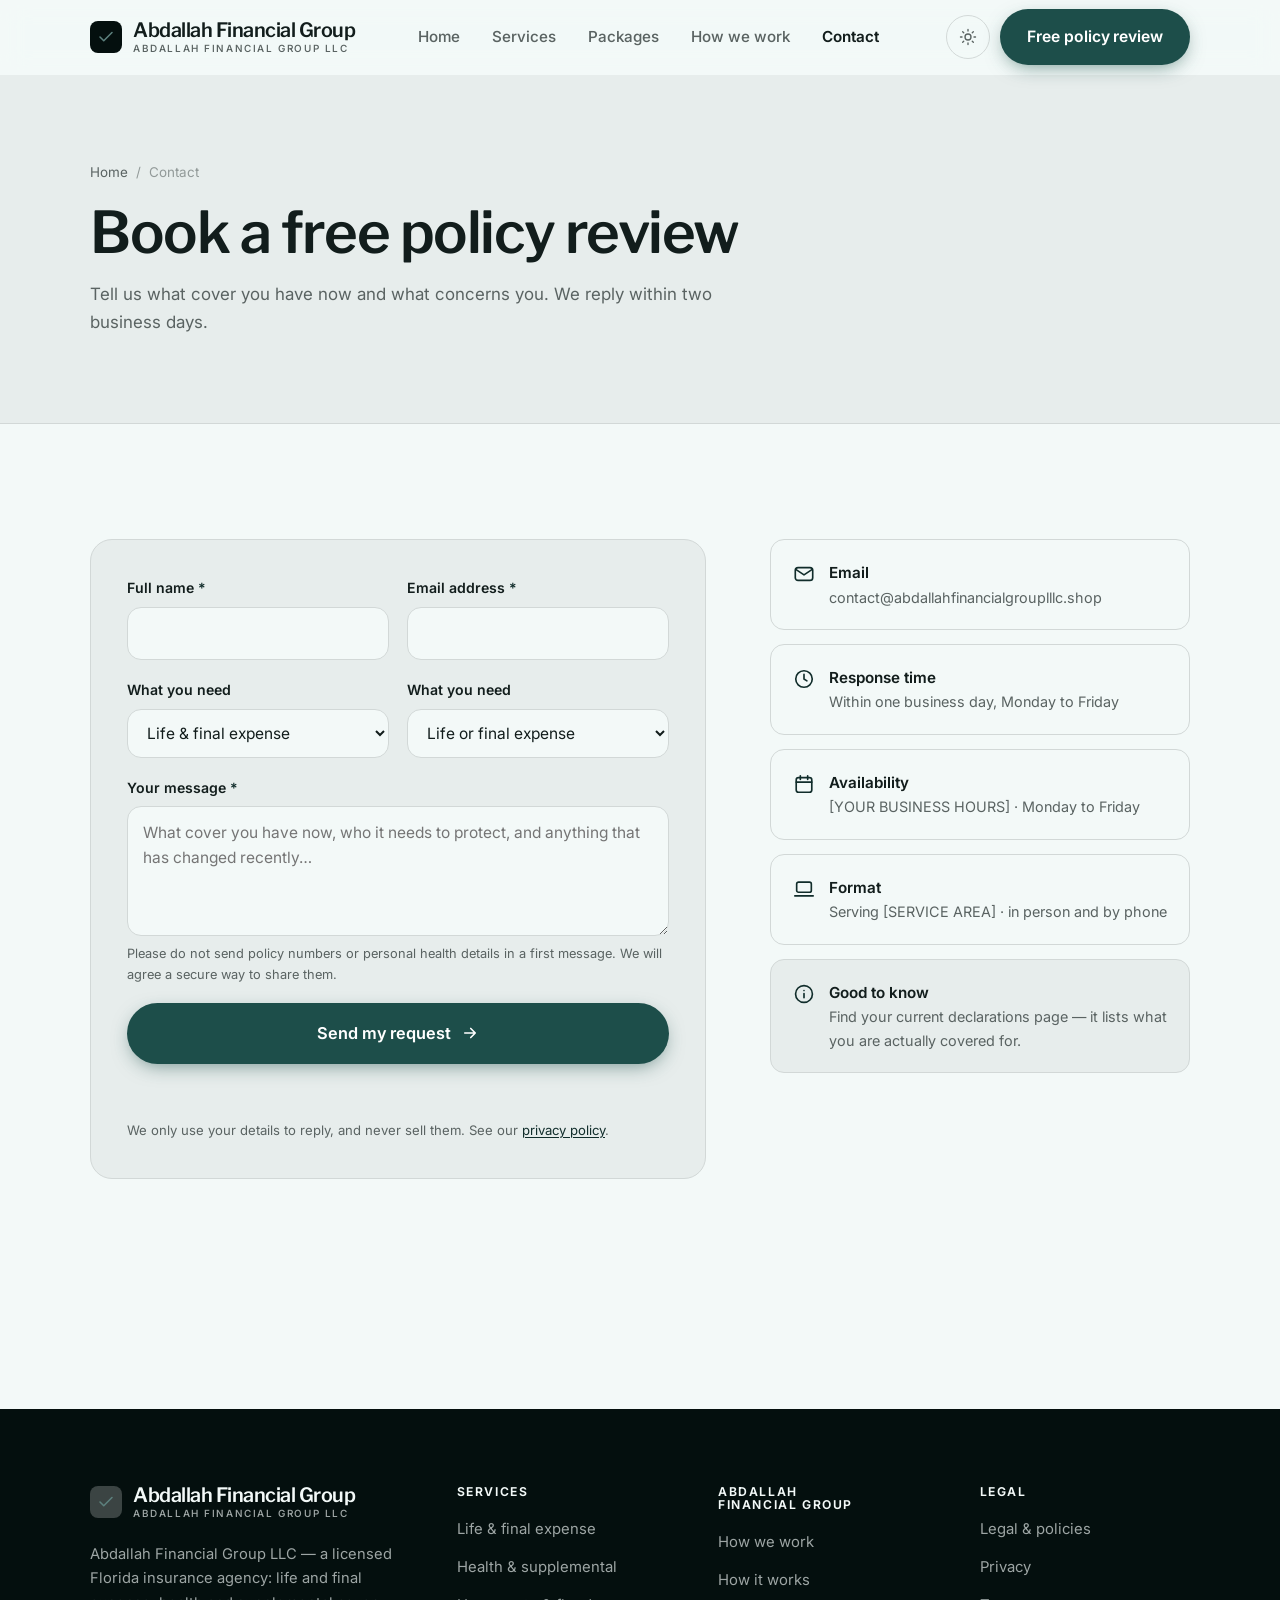
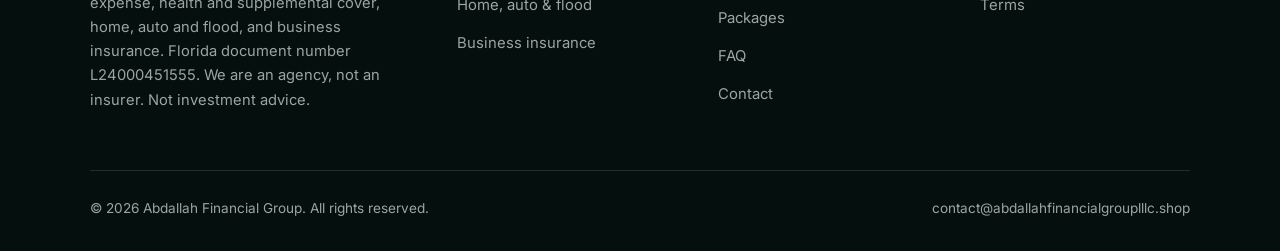
<file: contact.html>
<!DOCTYPE html>
<html lang="en" class="no-js">
<head>
<meta charset="utf-8">
<meta name="viewport" content="width=device-width, initial-scale=1">
<title>Contact — Abdallah Financial Group</title>
<meta name="description" content="Contact Abdallah Financial Group LLC for a policy review. We reply within two business days.">
<link rel="canonical" href="https://abdallahfinancialgrouplllc.shop/contact.html">

<meta property="og:type" content="website">
<meta property="og:url" content="https://abdallahfinancialgrouplllc.shop/contact.html">
<meta property="og:site_name" content="Abdallah Financial Group">
<meta property="og:locale" content="en_US">
<meta property="og:title" content="Contact — Abdallah Financial Group">
<meta property="og:description" content="Contact Abdallah Financial Group LLC for a policy review. We reply within two business days.">
<meta name="theme-color" content="#040f0e">

<link rel="icon" href="assets/img/favicon.svg" type="image/svg+xml">
<link rel="preconnect" href="https://fonts.googleapis.com">
<link rel="preconnect" href="https://fonts.gstatic.com" crossorigin>
<link rel="stylesheet" href="https://fonts.googleapis.com/css2?family=Libre+Franklin:wght@400..700&family=Inter:wght@400..700&display=swap">
<link rel="stylesheet" href="assets/css/style.css">

<!-- Thème appliqué avant le premier rendu (évite le flash) -->
<script>
document.documentElement.classList.remove('no-js');
(function(){try{var t=localStorage.getItem('site-theme');if(t){document.documentElement.setAttribute('data-theme',t);}}catch(e){}})();
</script>
</head>

<body>
<a class="skip-link" href="#main">Skip to main content</a>

<header class="site-header">
  <nav class="wrap nav" aria-label="Main navigation">
    <a class="brand" href="index.html">
      <svg class="brand__mark" viewBox="0 0 64 64" aria-hidden="true">
        <rect class="bm-bg" width="64" height="64" rx="16"/>
        <g class="bm-ic" transform="translate(14 14) scale(1.5)" fill="none" stroke-width="2.1" stroke-linecap="round" stroke-linejoin="round"><path d="M20 6 9 17l-5-5"/></g>
      </svg>
      <span>Abdallah Financial Group<span class="brand__sub">Abdallah Financial Group LLC</span></span>
    </a>

    <ul class="nav__links" id="nav-links">
      <li><a href="index.html">Home</a></li>
      <li><a href="programs.html">Services</a></li>
      <li><a href="index.html#pricing">Packages</a></li>
      <li><a href="about.html">How we work</a></li>
      <li><a href="contact.html" aria-current="page">Contact</a></li>
      <li><a class="btn btn--primary" href="contact.html">Free policy review</a></li>
    </ul>

    <div class="nav__cta">
      <button class="theme-toggle" type="button" aria-label="Switch to dark theme">
        <svg class="icon-sun" viewBox="0 0 24 24" fill="none" stroke="currentColor" stroke-width="1.8" stroke-linecap="round" aria-hidden="true"><circle cx="12" cy="12" r="4"/><path d="M12 2v2m0 16v2M2 12h2m16 0h2M4.9 4.9l1.4 1.4m11.4 11.4 1.4 1.4M19.1 4.9l-1.4 1.4M6.3 17.7l-1.4 1.4"/></svg>
        <svg class="icon-moon" viewBox="0 0 24 24" fill="none" stroke="currentColor" stroke-width="1.8" stroke-linecap="round" stroke-linejoin="round" aria-hidden="true"><path d="M21 12.8A9 9 0 1 1 11.2 3a7 7 0 0 0 9.8 9.8z"/></svg>
      </button>
      <a class="btn btn--primary" href="contact.html">Free policy review</a>
      <button class="nav__toggle" type="button" aria-expanded="false" aria-controls="nav-links" aria-label="Open menu">
        <svg class="icon-open" viewBox="0 0 24 24" fill="none" stroke="currentColor" stroke-width="2" stroke-linecap="round" aria-hidden="true"><path d="M3 6h18M3 12h18M3 18h18"/></svg>
        <svg class="icon-close" viewBox="0 0 24 24" fill="none" stroke="currentColor" stroke-width="2" stroke-linecap="round" aria-hidden="true"><path d="M6 6l12 12M18 6L6 18"/></svg>
      </button>
    </div>
  </nav>
</header>

<main id="main">

<section class="page-head">
  <div class="wrap">
    <nav class="breadcrumb" aria-label="Breadcrumb">
      <a href="index.html">Home</a><span>/</span><span aria-current="page">Contact</span>
    </nav>
    <h1>Book a free policy review</h1>
    <p>Tell us what cover you have now and what concerns you. We reply within two business days.</p>
  </div>
</section>

<section class="section wrap">
  <div class="form-layout">

    <!--
      FORM: the action attribute holds a placeholder id. Create a free form at
      https://formspree.io and replace VOTRE_ID_FORMSPREE. Until then, the button
      opens the visitor's email app with a pre-filled message to contact@abdallahfinancialgrouplllc.shop.
    -->
    <form class="form" id="contact-form" action="https://formspree.io/f/VOTRE_ID_FORMSPREE" method="POST"
          data-email="contact@abdallahfinancialgrouplllc.shop" data-subject="Insurance enquiry"
          data-msg-mail="Your email app will open with the message ready to send." data-msg-sending="Sending…"
          data-msg-ok="Thanks! Your message is on its way. We reply within one business day." data-msg-err="Sending failed. Please email us directly at">
      <div class="form__row">
        <div class="field">
          <label for="nom">Full name <span class="req" aria-hidden="true">*</span></label>
          <input type="text" id="nom" name="nom" autocomplete="name" required>
        </div>
        <div class="field">
          <label for="email">Email address <span class="req" aria-hidden="true">*</span></label>
          <input type="email" id="email" name="email" autocomplete="email" required>
        </div>
      </div>

      <div class="form__row">
        <div class="field">
          <label for="programme">What you need</label>
          <select id="programme" name="programme">
            <option>Life &amp; final expense</option>
            <option>Health &amp; supplemental</option>
            <option>Home, auto &amp; flood</option>
            <option>Business insurance</option>
            <option>Not sure yet</option>
          </select>
        </div>
        <div class="field">
          <label for="niveau">What you need</label>
          <select id="niveau" name="niveau">
            <option>Life or final expense</option>
            <option>Health cover</option>
            <option>Home, auto or flood</option>
            <option>Business insurance</option>
          </select>
        </div>
      </div>

      <div class="field">
        <label for="message">Your message <span class="req" aria-hidden="true">*</span></label>
        <textarea id="message" name="message" required placeholder="What cover you have now, who it needs to protect, and anything that has changed recently…"></textarea>
        <span class="field__hint">Please do not send policy numbers or personal health details in a first message. We will agree a secure way to share them.</span>
      </div>

      <!-- Bot trap: hidden from humans -->
      <div class="visually-hidden" aria-hidden="true">
        <label for="site-web">Leave this field empty</label>
        <input type="text" id="site-web" name="_gotcha" tabindex="-1" autocomplete="off">
      </div>

      <button class="btn btn--primary btn--lg" type="submit">Send my request <svg viewBox="0 0 24 24" fill="none" stroke="currentColor" stroke-width="2.2" stroke-linecap="round" stroke-linejoin="round" aria-hidden="true"><path d="M5 12h14M13 6l6 6-6 6"/></svg></button>

      <p id="form-status" class="form__status" role="status" aria-live="polite"></p>

      <p class="form__note">
        We only use your details to reply, and never sell them. See our <a href="legal.html#privacy">privacy policy</a>.
      </p>
    </form>

    <aside class="contact-aside">
      <div class="contact-card">
        <svg viewBox="0 0 24 24" fill="none" stroke="currentColor" stroke-width="1.8" stroke-linecap="round" stroke-linejoin="round" aria-hidden="true"><rect x="2.5" y="5" width="19" height="14" rx="3"/><path d="M3 7l9 6 9-6"/></svg>
        <div><b>Email</b><a href="mailto:contact@abdallahfinancialgrouplllc.shop">contact@abdallahfinancialgrouplllc.shop</a></div>
      </div>
      <div class="contact-card">
        <svg viewBox="0 0 24 24" fill="none" stroke="currentColor" stroke-width="1.8" stroke-linecap="round" stroke-linejoin="round" aria-hidden="true"><circle cx="12" cy="12" r="9"/><path d="M12 7v5l3.2 2"/></svg>
        <div><b>Response time</b><span>Within one business day, Monday to Friday</span></div>
      </div>
      <div class="contact-card">
        <svg viewBox="0 0 24 24" fill="none" stroke="currentColor" stroke-width="1.8" stroke-linecap="round" stroke-linejoin="round" aria-hidden="true"><rect x="3.5" y="5" width="17" height="16" rx="2.5"/><path d="M8 3v4M16 3v4M3.5 10h17"/></svg>
        <div><b>Availability</b><span>[YOUR BUSINESS HOURS] · Monday to Friday</span></div>
      </div>
      <div class="contact-card">
        <svg viewBox="0 0 24 24" fill="none" stroke="currentColor" stroke-width="1.8" stroke-linecap="round" stroke-linejoin="round" aria-hidden="true"><rect x="4" y="4.5" width="16" height="11" rx="2"/><path d="M2 19.5h20"/></svg>
        <div><b>Format</b><span>Serving [SERVICE AREA] · in person and by phone</span></div>
      </div>
      <div class="contact-card contact-card--soft">
        <svg viewBox="0 0 24 24" fill="none" stroke="currentColor" stroke-width="1.8" stroke-linecap="round" stroke-linejoin="round" aria-hidden="true"><circle cx="12" cy="12" r="9.2"/><path d="M12 16v-4.5M12 8.2v.1"/></svg>
        <div><b>Good to know</b><span>Find your current declarations page — it lists what you are actually covered for.</span></div>
      </div>
    </aside>

  </div>
</section>

</main>

<footer class="site-footer">
  <div class="wrap">
    <div class="footer__grid">
      <div class="footer__brand">
        <a class="brand" href="index.html">
          <svg class="brand__mark" viewBox="0 0 64 64" aria-hidden="true">
        <rect class="bm-bg" width="64" height="64" rx="16"/>
        <g class="bm-ic" transform="translate(14 14) scale(1.5)" fill="none" stroke-width="2.1" stroke-linecap="round" stroke-linejoin="round"><path d="M20 6 9 17l-5-5"/></g>
      </svg>
          <span>Abdallah Financial Group<span class="brand__sub">Abdallah Financial Group LLC</span></span>
        </a>
        <p>Abdallah Financial Group LLC — a licensed Florida insurance agency: life and final expense, health and supplemental cover, home, auto and flood, and business insurance. Florida document number L24000451555. We are an agency, not an insurer. Not investment advice.</p>
      </div>

      <div class="footer__col">
        <h4>Services</h4>
        <ul>
          <li><a href="programs.html#life">Life &amp; final expense</a></li>
          <li><a href="programs.html#health">Health &amp; supplemental</a></li>
          <li><a href="programs.html#property">Home, auto &amp; flood</a></li>
          <li><a href="programs.html#business">Business insurance</a></li>
        </ul>
      </div>

      <div class="footer__col">
        <h4>Abdallah Financial Group</h4>
        <ul>
          <li><a href="about.html">How we work</a></li>
          <li><a href="index.html#how-it-works">How it works</a></li>
          <li><a href="index.html#pricing">Packages</a></li>
          <li><a href="index.html#faq">FAQ</a></li>
          <li><a href="contact.html">Contact</a></li>
        </ul>
      </div>

      <div class="footer__col">
        <h4>Legal</h4>
        <ul>
          <li><a href="legal.html">Legal &amp; policies</a></li>
          <li><a href="legal.html#privacy">Privacy</a></li>
          <li><a href="legal.html#terms">Terms</a></li>
        </ul>
      </div>
    </div>

    <div class="footer__bottom">
      <p>© <span data-year>2026</span> Abdallah Financial Group. All rights reserved.</p>
      <p><a href="mailto:contact@abdallahfinancialgrouplllc.shop">contact@abdallahfinancialgrouplllc.shop</a></p>
    </div>
  </div>
</footer>

<script src="assets/js/main.js" defer></script>
</body>
</html>
</file>
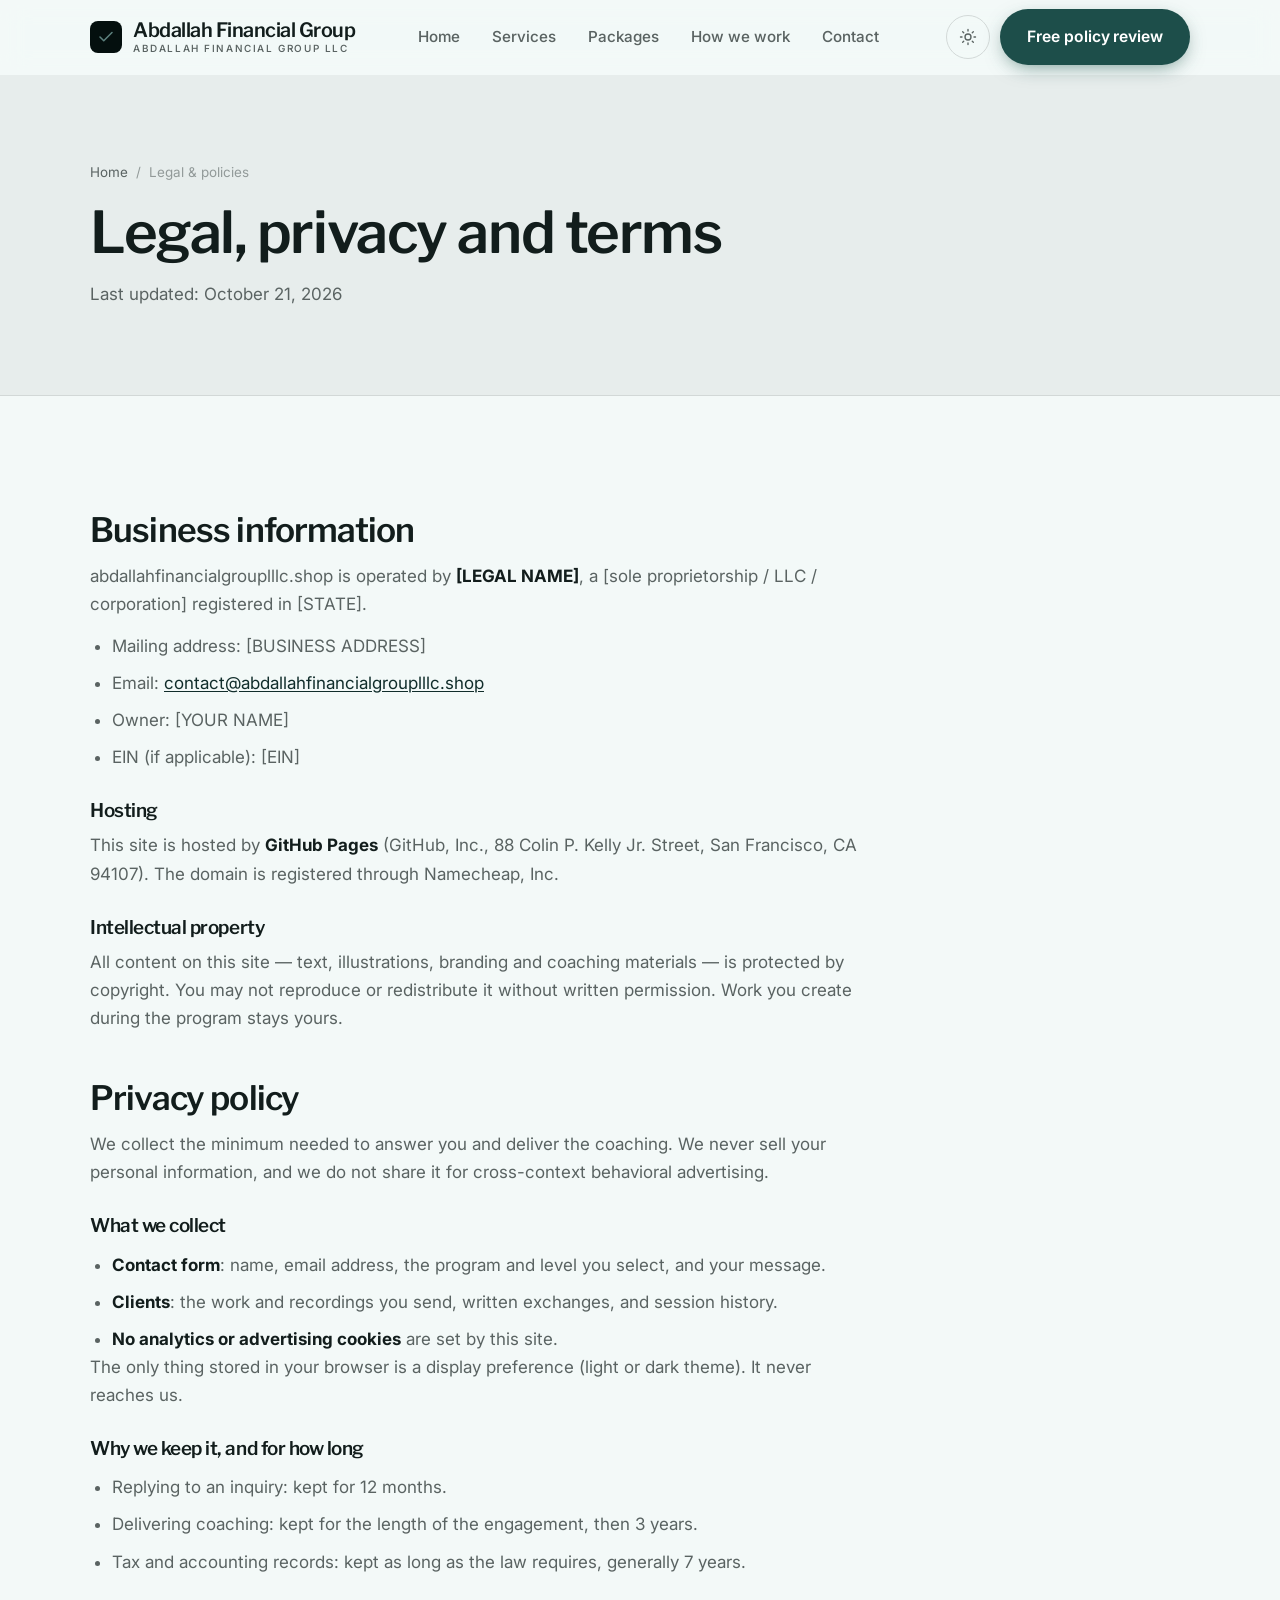
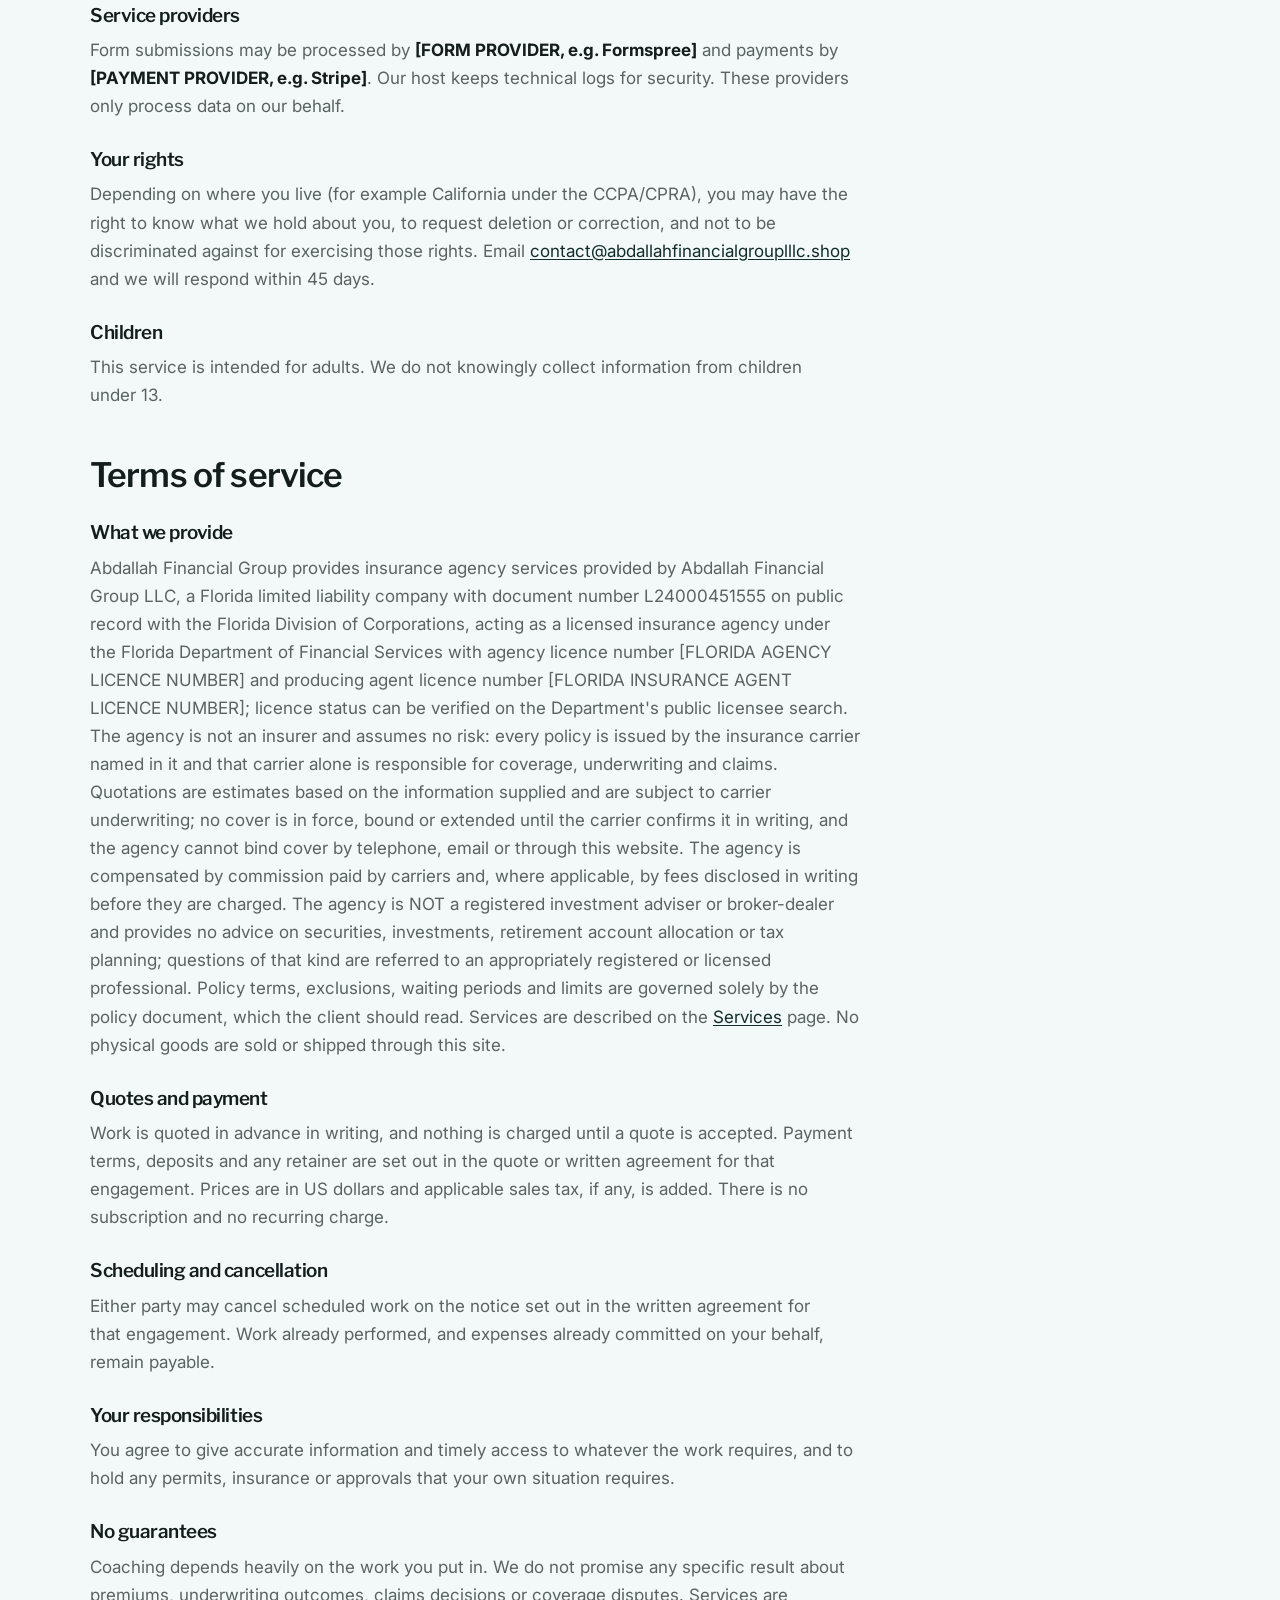
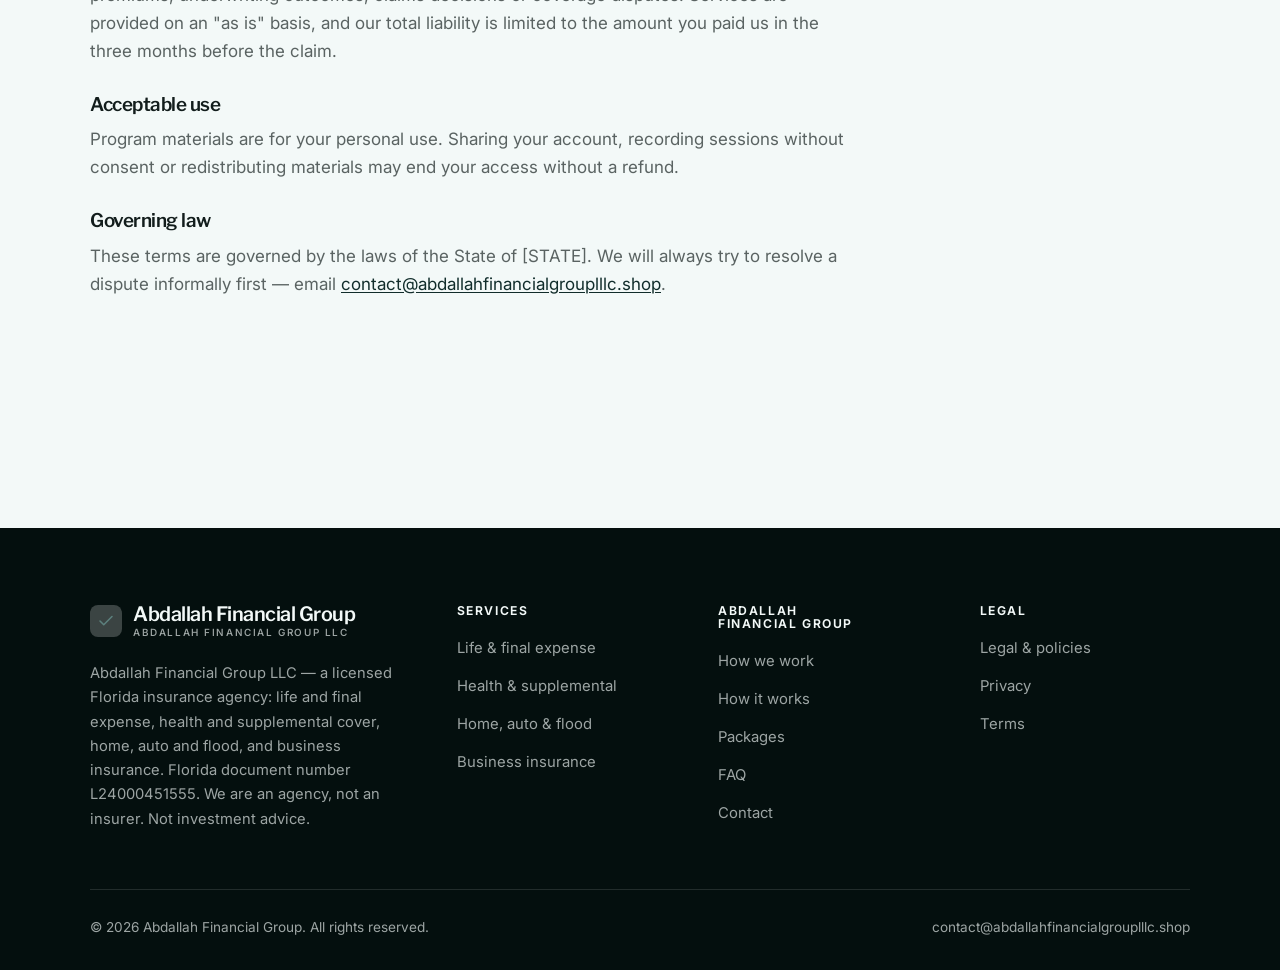
<file: legal.html>
<!DOCTYPE html>
<html lang="en" class="no-js">
<head>
<meta charset="utf-8">
<meta name="viewport" content="width=device-width, initial-scale=1">
<title>Legal, privacy and terms — Abdallah Financial Group</title>
<meta name="description" content="Business information, privacy policy and terms of service for Abdallah Financial Group.">
<meta name="robots" content="noindex">

<meta property="og:type" content="website">
<meta property="og:url" content="https://abdallahfinancialgrouplllc.shop/legal.html">
<meta property="og:site_name" content="Abdallah Financial Group">
<meta property="og:locale" content="en_US">
<meta property="og:title" content="Legal, privacy and terms — Abdallah Financial Group">
<meta property="og:description" content="Business information, privacy policy and terms of service for Abdallah Financial Group.">
<meta name="theme-color" content="#040f0e">

<link rel="icon" href="assets/img/favicon.svg" type="image/svg+xml">
<link rel="preconnect" href="https://fonts.googleapis.com">
<link rel="preconnect" href="https://fonts.gstatic.com" crossorigin>
<link rel="stylesheet" href="https://fonts.googleapis.com/css2?family=Libre+Franklin:wght@400..700&family=Inter:wght@400..700&display=swap">
<link rel="stylesheet" href="assets/css/style.css">

<!-- Thème appliqué avant le premier rendu (évite le flash) -->
<script>
document.documentElement.classList.remove('no-js');
(function(){try{var t=localStorage.getItem('site-theme');if(t){document.documentElement.setAttribute('data-theme',t);}}catch(e){}})();
</script>
</head>

<body>
<a class="skip-link" href="#main">Skip to main content</a>

<header class="site-header">
  <nav class="wrap nav" aria-label="Main navigation">
    <a class="brand" href="index.html">
      <svg class="brand__mark" viewBox="0 0 64 64" aria-hidden="true">
        <rect class="bm-bg" width="64" height="64" rx="16"/>
        <g class="bm-ic" transform="translate(14 14) scale(1.5)" fill="none" stroke-width="2.1" stroke-linecap="round" stroke-linejoin="round"><path d="M20 6 9 17l-5-5"/></g>
      </svg>
      <span>Abdallah Financial Group<span class="brand__sub">Abdallah Financial Group LLC</span></span>
    </a>

    <ul class="nav__links" id="nav-links">
      <li><a href="index.html">Home</a></li>
      <li><a href="programs.html">Services</a></li>
      <li><a href="index.html#pricing">Packages</a></li>
      <li><a href="about.html">How we work</a></li>
      <li><a href="contact.html">Contact</a></li>
      <li><a class="btn btn--primary" href="contact.html">Free policy review</a></li>
    </ul>

    <div class="nav__cta">
      <button class="theme-toggle" type="button" aria-label="Switch to dark theme">
        <svg class="icon-sun" viewBox="0 0 24 24" fill="none" stroke="currentColor" stroke-width="1.8" stroke-linecap="round" aria-hidden="true"><circle cx="12" cy="12" r="4"/><path d="M12 2v2m0 16v2M2 12h2m16 0h2M4.9 4.9l1.4 1.4m11.4 11.4 1.4 1.4M19.1 4.9l-1.4 1.4M6.3 17.7l-1.4 1.4"/></svg>
        <svg class="icon-moon" viewBox="0 0 24 24" fill="none" stroke="currentColor" stroke-width="1.8" stroke-linecap="round" stroke-linejoin="round" aria-hidden="true"><path d="M21 12.8A9 9 0 1 1 11.2 3a7 7 0 0 0 9.8 9.8z"/></svg>
      </button>
      <a class="btn btn--primary" href="contact.html">Free policy review</a>
      <button class="nav__toggle" type="button" aria-expanded="false" aria-controls="nav-links" aria-label="Open menu">
        <svg class="icon-open" viewBox="0 0 24 24" fill="none" stroke="currentColor" stroke-width="2" stroke-linecap="round" aria-hidden="true"><path d="M3 6h18M3 12h18M3 18h18"/></svg>
        <svg class="icon-close" viewBox="0 0 24 24" fill="none" stroke="currentColor" stroke-width="2" stroke-linecap="round" aria-hidden="true"><path d="M6 6l12 12M18 6L6 18"/></svg>
      </button>
    </div>
  </nav>
</header>

<main id="main">

<section class="page-head">
  <div class="wrap">
    <nav class="breadcrumb" aria-label="Breadcrumb">
      <a href="index.html">Home</a><span>/</span><span aria-current="page">Legal &amp; policies</span>
    </nav>
    <h1>Legal, privacy and terms</h1>
    <p>Last updated: <time datetime="2026-10-21">October 21, 2026</time></p>
  </div>
</section>

<section class="section wrap">
  <div class="prose">

    <!--
      TO DO: this is a skeleton, not legal advice. Replace every [BRACKET] with
      your real details before selling, and have a lawyer review it if you can.
      Consumer protection rules differ by state.
    -->

    <h2 id="business">Business information</h2>
    <p>
      abdallahfinancialgrouplllc.shop is operated by <strong>[LEGAL NAME]</strong>, a [sole proprietorship / LLC / corporation]
      registered in [STATE].
    </p>
    <ul>
      <li>Mailing address: [BUSINESS ADDRESS]</li>
      <li>Email: <a href="mailto:contact@abdallahfinancialgrouplllc.shop">contact@abdallahfinancialgrouplllc.shop</a></li>
      <li>Owner: [YOUR NAME]</li>
      <li>EIN (if applicable): [EIN]</li>
    </ul>

    <h3>Hosting</h3>
    <p>
      This site is hosted by <strong>GitHub Pages</strong> (GitHub, Inc., 88 Colin P. Kelly Jr. Street,
      San Francisco, CA 94107). The domain is registered through Namecheap, Inc.
    </p>

    <h3>Intellectual property</h3>
    <p>
      All content on this site — text, illustrations, branding and coaching materials — is protected by
      copyright. You may not reproduce or redistribute it without written permission. Work you create during
      the program stays yours.
    </p>

    <h2 id="privacy">Privacy policy</h2>
    <p>
      We collect the minimum needed to answer you and deliver the coaching. We never sell your personal
      information, and we do not share it for cross-context behavioral advertising.
    </p>
    <h3>What we collect</h3>
    <ul>
      <li><strong>Contact form</strong>: name, email address, the program and level you select, and your message.</li>
      <li><strong>Clients</strong>: the work and recordings you send, written exchanges, and session history.</li>
      <li><strong>No analytics or advertising cookies</strong> are set by this site.</li>
    </ul>
    <p>
      The only thing stored in your browser is a display preference (light or dark theme). It never reaches us.
    </p>
    <h3>Why we keep it, and for how long</h3>
    <ul>
      <li>Replying to an inquiry: kept for 12 months.</li>
      <li>Delivering coaching: kept for the length of the engagement, then 3 years.</li>
      <li>Tax and accounting records: kept as long as the law requires, generally 7 years.</li>
    </ul>
    <h3>Service providers</h3>
    <p>
      Form submissions may be processed by <strong>[FORM PROVIDER, e.g. Formspree]</strong> and payments by
      <strong>[PAYMENT PROVIDER, e.g. Stripe]</strong>. Our host keeps technical logs for security. These
      providers only process data on our behalf.
    </p>
    <h3>Your rights</h3>
    <p>
      Depending on where you live (for example California under the CCPA/CPRA), you may have the right to
      know what we hold about you, to request deletion or correction, and not to be discriminated against for
      exercising those rights. Email <a href="mailto:contact@abdallahfinancialgrouplllc.shop">contact@abdallahfinancialgrouplllc.shop</a> and we will respond within 45 days.
    </p>
    <h3>Children</h3>
    <p>
      This service is intended for adults. We do not knowingly collect information from children under 13.
    </p>

    <h2 id="terms">Terms of service</h2>
    <h3>What we provide</h3>
    <p>
      Abdallah Financial Group provides insurance agency services provided by Abdallah Financial Group LLC, a Florida limited liability company with document number L24000451555 on public record with the Florida Division of Corporations, acting as a licensed insurance agency under the Florida Department of Financial Services with agency licence number [FLORIDA AGENCY LICENCE NUMBER] and producing agent licence number [FLORIDA INSURANCE AGENT LICENCE NUMBER]; licence status can be verified on the Department's public licensee search. The agency is not an insurer and assumes no risk: every policy is issued by the insurance carrier named in it and that carrier alone is responsible for coverage, underwriting and claims. Quotations are estimates based on the information supplied and are subject to carrier underwriting; no cover is in force, bound or extended until the carrier confirms it in writing, and the agency cannot bind cover by telephone, email or through this website. The agency is compensated by commission paid by carriers and, where applicable, by fees disclosed in writing before they are charged. The agency is NOT a registered investment adviser or broker-dealer and provides no advice on securities, investments, retirement account allocation or tax planning; questions of that kind are referred to an appropriately registered or licensed professional. Policy terms, exclusions, waiting periods and limits are governed solely by the policy document, which the client should read. Services are described on the
      <a href="programs.html">Services</a> page. No physical goods are sold or shipped through this site.
    </p>
    <h3>Quotes and payment</h3>
    <p>
      Work is quoted in advance in writing, and nothing is charged until a quote is accepted. Payment terms,
      deposits and any retainer are set out in the quote or written agreement for that engagement. Prices are in
      US dollars and applicable sales tax, if any, is added. There is no subscription and no recurring charge.
    </p>
    <h3>Scheduling and cancellation</h3>
    <p>
      Either party may cancel scheduled work on the notice set out in the written agreement for that engagement.
      Work already performed, and expenses already committed on your behalf, remain payable.
    </p>
    <h3>Your responsibilities</h3>
    <p>
      You agree to give accurate information and timely access to whatever the work requires, and to hold any
      permits, insurance or approvals that your own situation requires.
    </p>

    <h3>No guarantees</h3>
    <p>
      Coaching depends heavily on the work you put in. We do not promise any specific result
      about premiums, underwriting outcomes, claims decisions or coverage disputes. Services are provided on an "as is" basis, and our total
      liability is limited to the amount you paid us in the three months before the claim.
    </p>
    <h3>Acceptable use</h3>
    <p>
      Program materials are for your personal use. Sharing your account, recording sessions without consent
      or redistributing materials may end your access without a refund.
    </p>
    <h3>Governing law</h3>
    <p>
      These terms are governed by the laws of the State of [STATE]. We will always try to resolve a dispute
      informally first — email <a href="mailto:contact@abdallahfinancialgrouplllc.shop">contact@abdallahfinancialgrouplllc.shop</a>.
    </p>

  </div>
</section>

</main>

<footer class="site-footer">
  <div class="wrap">
    <div class="footer__grid">
      <div class="footer__brand">
        <a class="brand" href="index.html">
          <svg class="brand__mark" viewBox="0 0 64 64" aria-hidden="true">
        <rect class="bm-bg" width="64" height="64" rx="16"/>
        <g class="bm-ic" transform="translate(14 14) scale(1.5)" fill="none" stroke-width="2.1" stroke-linecap="round" stroke-linejoin="round"><path d="M20 6 9 17l-5-5"/></g>
      </svg>
          <span>Abdallah Financial Group<span class="brand__sub">Abdallah Financial Group LLC</span></span>
        </a>
        <p>Abdallah Financial Group LLC — a licensed Florida insurance agency: life and final expense, health and supplemental cover, home, auto and flood, and business insurance. Florida document number L24000451555. We are an agency, not an insurer. Not investment advice.</p>
      </div>

      <div class="footer__col">
        <h4>Services</h4>
        <ul>
          <li><a href="programs.html#life">Life &amp; final expense</a></li>
          <li><a href="programs.html#health">Health &amp; supplemental</a></li>
          <li><a href="programs.html#property">Home, auto &amp; flood</a></li>
          <li><a href="programs.html#business">Business insurance</a></li>
        </ul>
      </div>

      <div class="footer__col">
        <h4>Abdallah Financial Group</h4>
        <ul>
          <li><a href="about.html">How we work</a></li>
          <li><a href="index.html#how-it-works">How it works</a></li>
          <li><a href="index.html#pricing">Packages</a></li>
          <li><a href="index.html#faq">FAQ</a></li>
          <li><a href="contact.html">Contact</a></li>
        </ul>
      </div>

      <div class="footer__col">
        <h4>Legal</h4>
        <ul>
          <li><a href="legal.html">Legal &amp; policies</a></li>
          <li><a href="legal.html#privacy">Privacy</a></li>
          <li><a href="legal.html#terms">Terms</a></li>
        </ul>
      </div>
    </div>

    <div class="footer__bottom">
      <p>© <span data-year>2026</span> Abdallah Financial Group. All rights reserved.</p>
      <p><a href="mailto:contact@abdallahfinancialgrouplllc.shop">contact@abdallahfinancialgrouplllc.shop</a></p>
    </div>
  </div>
</footer>

<script src="assets/js/main.js" defer></script>
</body>
</html>
</file>
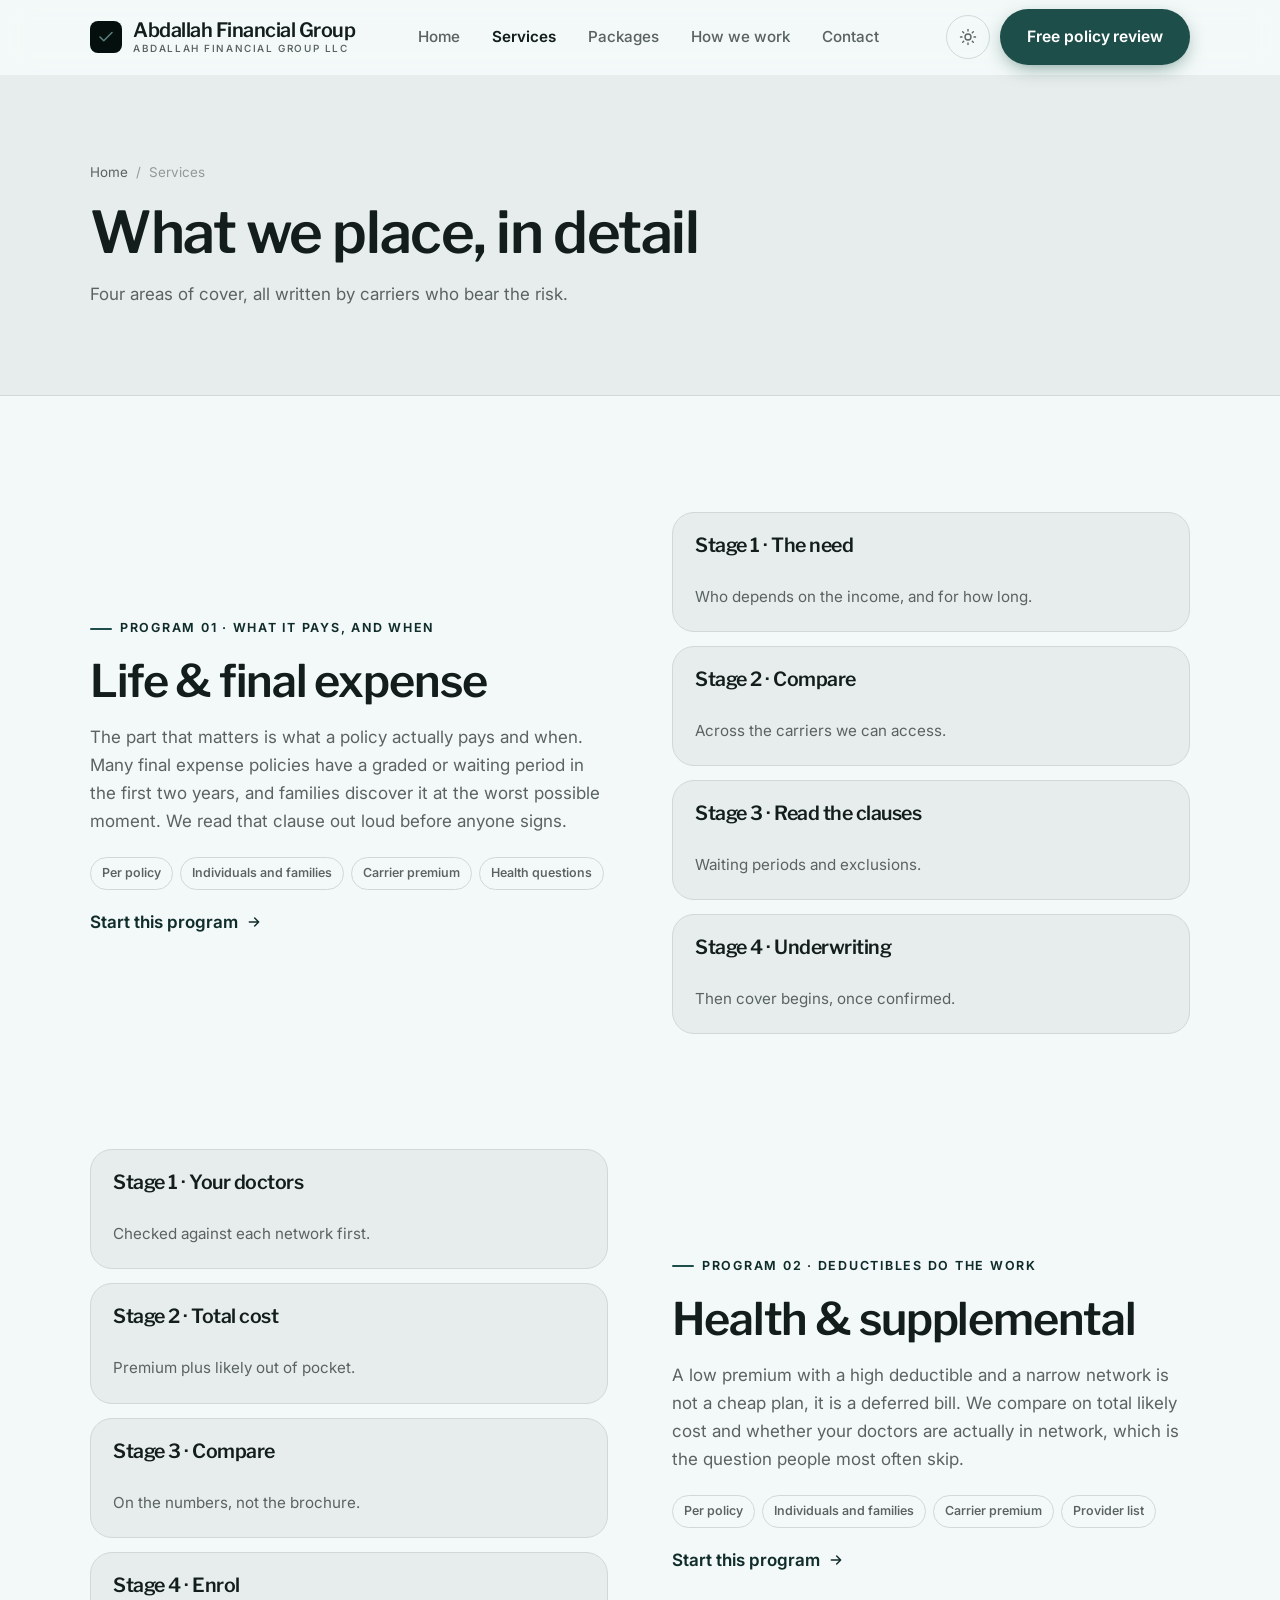
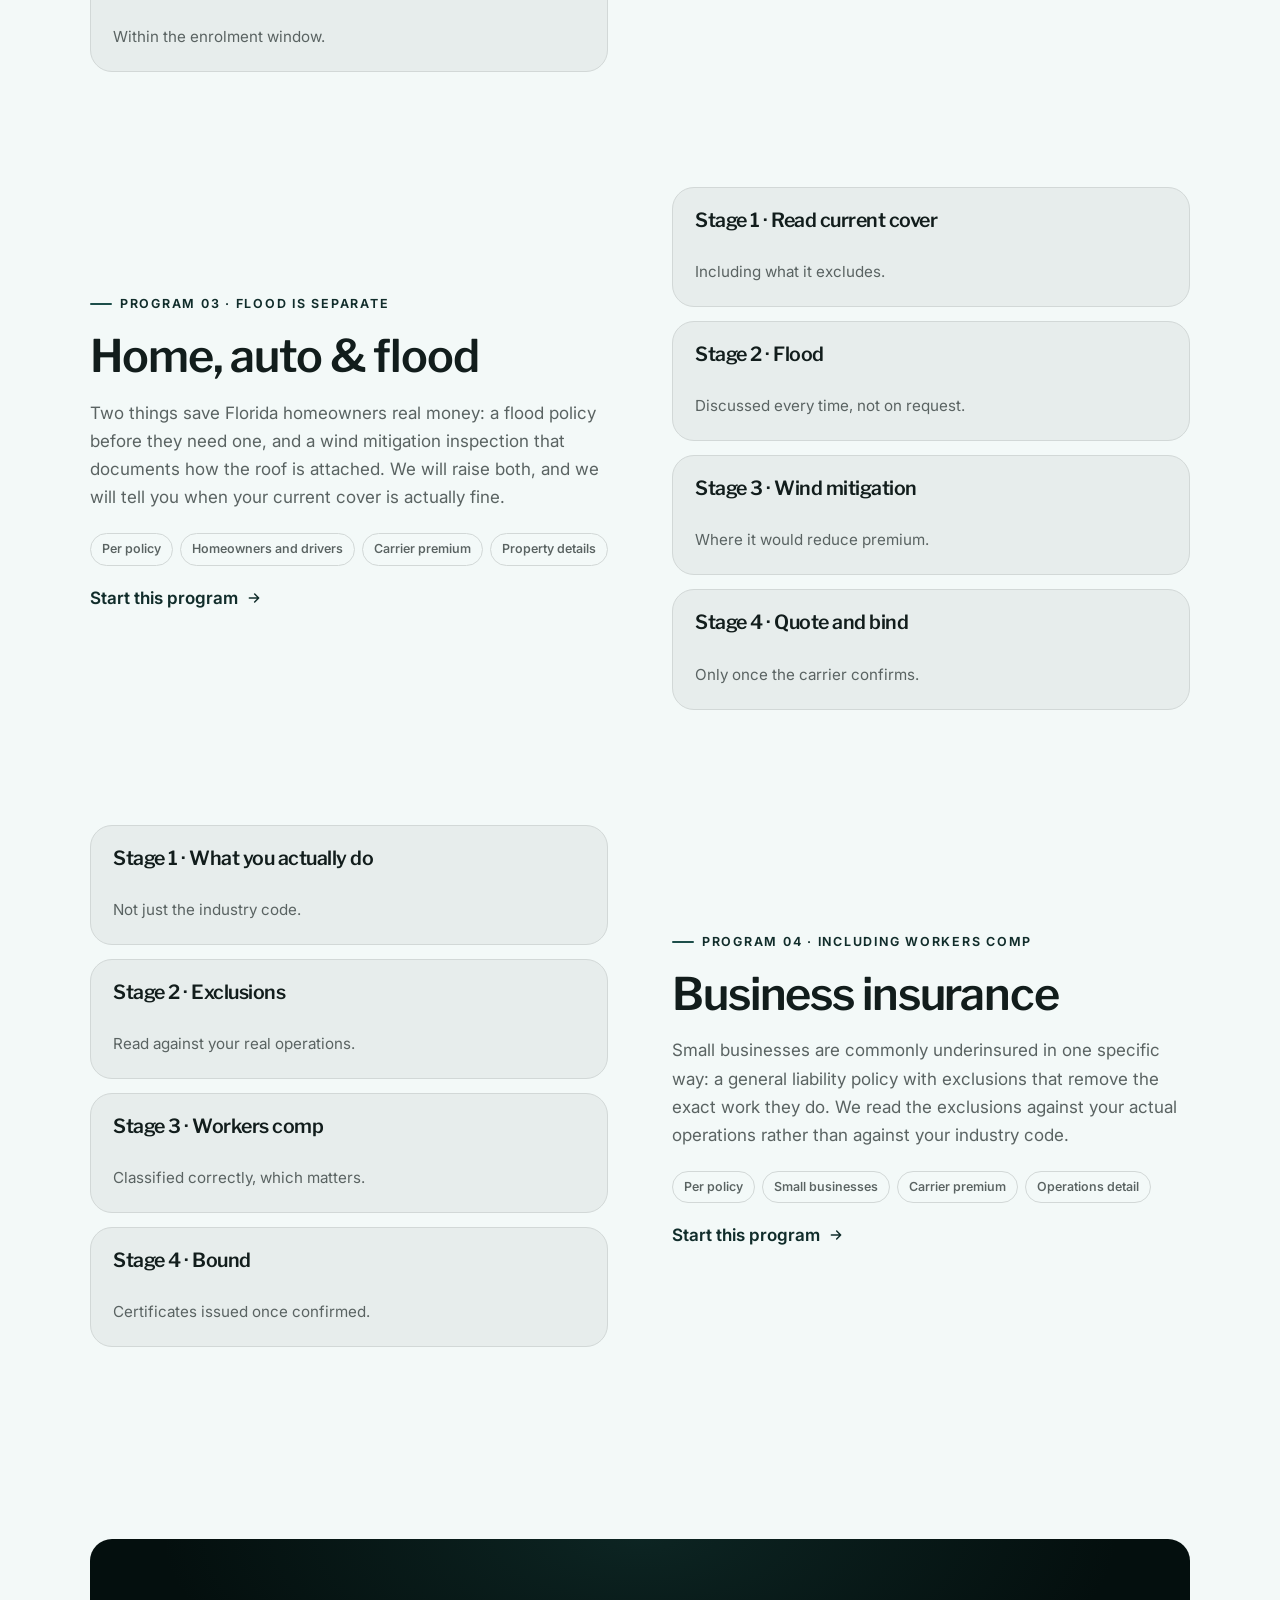
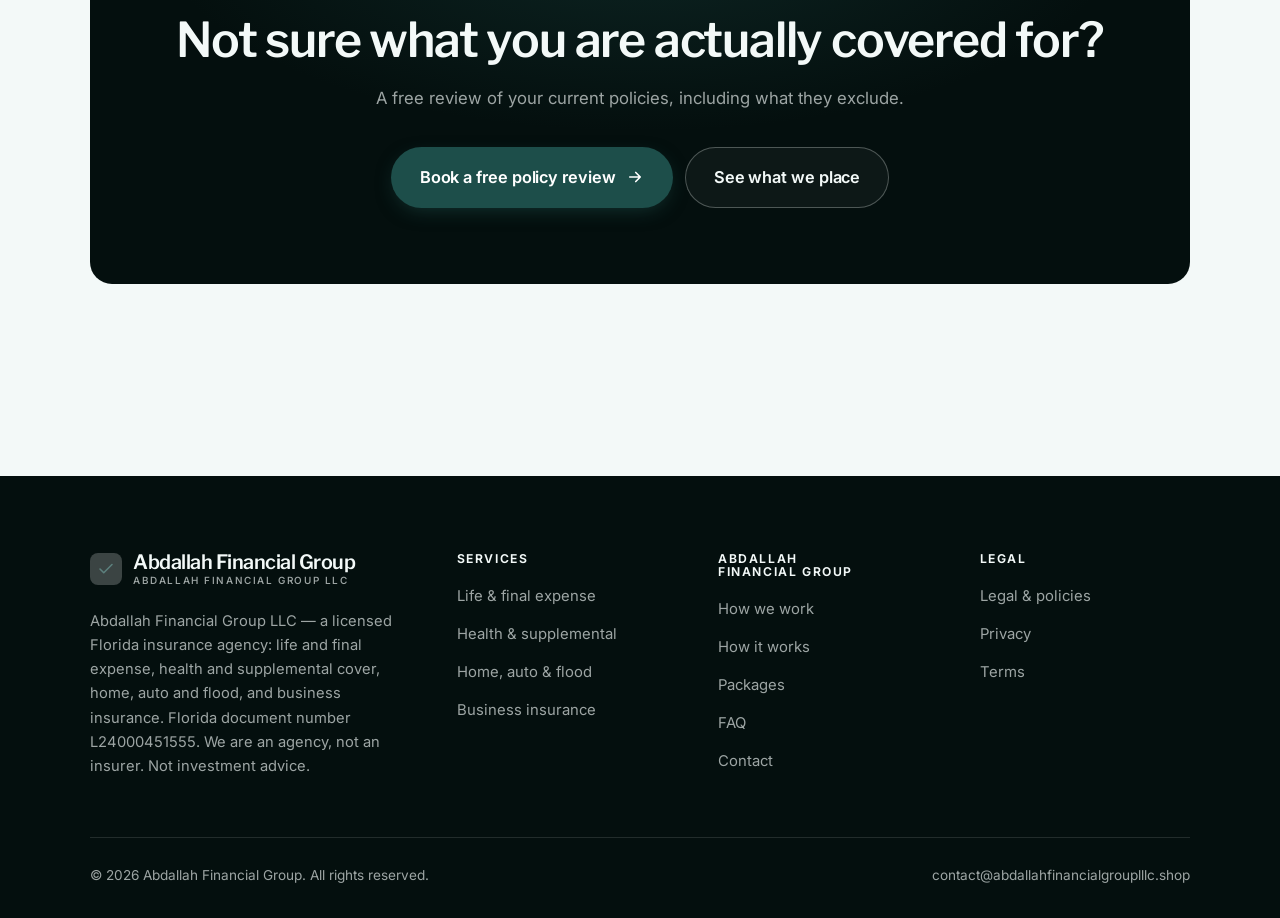
<file: programs.html>
<!DOCTYPE html>
<html lang="en" class="no-js">
<head>
<meta charset="utf-8">
<meta name="viewport" content="width=device-width, initial-scale=1">
<title>Services — Abdallah Financial Group</title>
<meta name="description" content="Insurance placed by Abdallah Financial Group LLC: life and final expense, health and supplemental, home, auto and flood, and business insurance.">
<link rel="canonical" href="https://abdallahfinancialgrouplllc.shop/programs.html">

<meta property="og:type" content="website">
<meta property="og:url" content="https://abdallahfinancialgrouplllc.shop/programs.html">
<meta property="og:site_name" content="Abdallah Financial Group">
<meta property="og:locale" content="en_US">
<meta property="og:title" content="Services — Abdallah Financial Group">
<meta property="og:description" content="Insurance placed by Abdallah Financial Group LLC: life and final expense, health and supplemental, home, auto and flood, and business insurance.">
<meta name="theme-color" content="#040f0e">

<link rel="icon" href="assets/img/favicon.svg" type="image/svg+xml">
<link rel="preconnect" href="https://fonts.googleapis.com">
<link rel="preconnect" href="https://fonts.gstatic.com" crossorigin>
<link rel="stylesheet" href="https://fonts.googleapis.com/css2?family=Libre+Franklin:wght@400..700&family=Inter:wght@400..700&display=swap">
<link rel="stylesheet" href="assets/css/style.css">

<!-- Thème appliqué avant le premier rendu (évite le flash) -->
<script>
document.documentElement.classList.remove('no-js');
(function(){try{var t=localStorage.getItem('site-theme');if(t){document.documentElement.setAttribute('data-theme',t);}}catch(e){}})();
</script>
</head>

<body>
<a class="skip-link" href="#main">Skip to main content</a>

<header class="site-header">
  <nav class="wrap nav" aria-label="Main navigation">
    <a class="brand" href="index.html">
      <svg class="brand__mark" viewBox="0 0 64 64" aria-hidden="true">
        <rect class="bm-bg" width="64" height="64" rx="16"/>
        <g class="bm-ic" transform="translate(14 14) scale(1.5)" fill="none" stroke-width="2.1" stroke-linecap="round" stroke-linejoin="round"><path d="M20 6 9 17l-5-5"/></g>
      </svg>
      <span>Abdallah Financial Group<span class="brand__sub">Abdallah Financial Group LLC</span></span>
    </a>

    <ul class="nav__links" id="nav-links">
      <li><a href="index.html">Home</a></li>
      <li><a href="programs.html" aria-current="page">Services</a></li>
      <li><a href="index.html#pricing">Packages</a></li>
      <li><a href="about.html">How we work</a></li>
      <li><a href="contact.html">Contact</a></li>
      <li><a class="btn btn--primary" href="contact.html">Free policy review</a></li>
    </ul>

    <div class="nav__cta">
      <button class="theme-toggle" type="button" aria-label="Switch to dark theme">
        <svg class="icon-sun" viewBox="0 0 24 24" fill="none" stroke="currentColor" stroke-width="1.8" stroke-linecap="round" aria-hidden="true"><circle cx="12" cy="12" r="4"/><path d="M12 2v2m0 16v2M2 12h2m16 0h2M4.9 4.9l1.4 1.4m11.4 11.4 1.4 1.4M19.1 4.9l-1.4 1.4M6.3 17.7l-1.4 1.4"/></svg>
        <svg class="icon-moon" viewBox="0 0 24 24" fill="none" stroke="currentColor" stroke-width="1.8" stroke-linecap="round" stroke-linejoin="round" aria-hidden="true"><path d="M21 12.8A9 9 0 1 1 11.2 3a7 7 0 0 0 9.8 9.8z"/></svg>
      </button>
      <a class="btn btn--primary" href="contact.html">Free policy review</a>
      <button class="nav__toggle" type="button" aria-expanded="false" aria-controls="nav-links" aria-label="Open menu">
        <svg class="icon-open" viewBox="0 0 24 24" fill="none" stroke="currentColor" stroke-width="2" stroke-linecap="round" aria-hidden="true"><path d="M3 6h18M3 12h18M3 18h18"/></svg>
        <svg class="icon-close" viewBox="0 0 24 24" fill="none" stroke="currentColor" stroke-width="2" stroke-linecap="round" aria-hidden="true"><path d="M6 6l12 12M18 6L6 18"/></svg>
      </button>
    </div>
  </nav>
</header>

<main id="main">

<section class="page-head">
  <div class="wrap">
    <nav class="breadcrumb" aria-label="Breadcrumb">
      <a href="index.html">Home</a><span>/</span><span aria-current="page">Services</span>
    </nav>
    <h1>What we place, in detail</h1>
    <p>Four areas of cover, all written by carriers who bear the risk.</p>
  </div>
</section>

<section class="section wrap" id="life">
  <div class="split reveal">
    <div>
      <span class="eyebrow">Program 01 · What it pays, and when</span>
      <h2>Life &amp; final expense</h2>
      <p>The part that matters is what a policy actually pays and when. Many final expense policies have a graded or waiting period in the first two years, and families discover it at the worst possible moment. We read that clause out loud before anyone signs.</p>
      <ul class="tags"><li>Per policy</li><li>Individuals and families</li><li>Carrier premium</li><li>Health questions</li></ul>
      <p><a class="arrow-link" href="contact.html">Start this program <svg viewBox="0 0 24 24" fill="none" stroke="currentColor" stroke-width="2.2" stroke-linecap="round" stroke-linejoin="round" aria-hidden="true"><path d="M5 12h14M13 6l6 6-6 6"/></svg></a></p>
    </div>
    <div class="grid grid--2 grid--tight">
      <article class="card card--sm">
        <h3>Stage 1 · The need</h3>
        <p>Who depends on the income, and for how long.</p>
      </article>
      <article class="card card--sm">
        <h3>Stage 2 · Compare</h3>
        <p>Across the carriers we can access.</p>
      </article>
      <article class="card card--sm">
        <h3>Stage 3 · Read the clauses</h3>
        <p>Waiting periods and exclusions.</p>
      </article>
      <article class="card card--sm">
        <h3>Stage 4 · Underwriting</h3>
        <p>Then cover begins, once confirmed.</p>
      </article>
    </div>
  </div>
</section>

<section class="section section--flush wrap" id="health">
  <div class="split reveal">
    <div class="grid grid--2 grid--tight">
      <article class="card card--sm">
        <h3>Stage 1 · Your doctors</h3>
        <p>Checked against each network first.</p>
      </article>
      <article class="card card--sm">
        <h3>Stage 2 · Total cost</h3>
        <p>Premium plus likely out of pocket.</p>
      </article>
      <article class="card card--sm">
        <h3>Stage 3 · Compare</h3>
        <p>On the numbers, not the brochure.</p>
      </article>
      <article class="card card--sm">
        <h3>Stage 4 · Enrol</h3>
        <p>Within the enrolment window.</p>
      </article>
    </div>
    <div>
      <span class="eyebrow">Program 02 · Deductibles do the work</span>
      <h2>Health &amp; supplemental</h2>
      <p>A low premium with a high deductible and a narrow network is not a cheap plan, it is a deferred bill. We compare on total likely cost and whether your doctors are actually in network, which is the question people most often skip.</p>
      <ul class="tags"><li>Per policy</li><li>Individuals and families</li><li>Carrier premium</li><li>Provider list</li></ul>
      <p><a class="arrow-link" href="contact.html">Start this program <svg viewBox="0 0 24 24" fill="none" stroke="currentColor" stroke-width="2.2" stroke-linecap="round" stroke-linejoin="round" aria-hidden="true"><path d="M5 12h14M13 6l6 6-6 6"/></svg></a></p>
    </div>
  </div>
</section>

<section class="section section--flush wrap" id="property">
  <div class="split reveal">
    <div>
      <span class="eyebrow">Program 03 · Flood is separate</span>
      <h2>Home, auto &amp; flood</h2>
      <p>Two things save Florida homeowners real money: a flood policy before they need one, and a wind mitigation inspection that documents how the roof is attached. We will raise both, and we will tell you when your current cover is actually fine.</p>
      <ul class="tags"><li>Per policy</li><li>Homeowners and drivers</li><li>Carrier premium</li><li>Property details</li></ul>
      <p><a class="arrow-link" href="contact.html">Start this program <svg viewBox="0 0 24 24" fill="none" stroke="currentColor" stroke-width="2.2" stroke-linecap="round" stroke-linejoin="round" aria-hidden="true"><path d="M5 12h14M13 6l6 6-6 6"/></svg></a></p>
    </div>
    <div class="grid grid--2 grid--tight">
      <article class="card card--sm">
        <h3>Stage 1 · Read current cover</h3>
        <p>Including what it excludes.</p>
      </article>
      <article class="card card--sm">
        <h3>Stage 2 · Flood</h3>
        <p>Discussed every time, not on request.</p>
      </article>
      <article class="card card--sm">
        <h3>Stage 3 · Wind mitigation</h3>
        <p>Where it would reduce premium.</p>
      </article>
      <article class="card card--sm">
        <h3>Stage 4 · Quote and bind</h3>
        <p>Only once the carrier confirms.</p>
      </article>
    </div>
  </div>
</section>

<section class="section section--flush wrap" id="business">
  <div class="split reveal">
    <div class="grid grid--2 grid--tight">
      <article class="card card--sm">
        <h3>Stage 1 · What you actually do</h3>
        <p>Not just the industry code.</p>
      </article>
      <article class="card card--sm">
        <h3>Stage 2 · Exclusions</h3>
        <p>Read against your real operations.</p>
      </article>
      <article class="card card--sm">
        <h3>Stage 3 · Workers comp</h3>
        <p>Classified correctly, which matters.</p>
      </article>
      <article class="card card--sm">
        <h3>Stage 4 · Bound</h3>
        <p>Certificates issued once confirmed.</p>
      </article>
    </div>
    <div>
      <span class="eyebrow">Program 04 · Including workers comp</span>
      <h2>Business insurance</h2>
      <p>Small businesses are commonly underinsured in one specific way: a general liability policy with exclusions that remove the exact work they do. We read the exclusions against your actual operations rather than against your industry code.</p>
      <ul class="tags"><li>Per policy</li><li>Small businesses</li><li>Carrier premium</li><li>Operations detail</li></ul>
      <p><a class="arrow-link" href="contact.html">Start this program <svg viewBox="0 0 24 24" fill="none" stroke="currentColor" stroke-width="2.2" stroke-linecap="round" stroke-linejoin="round" aria-hidden="true"><path d="M5 12h14M13 6l6 6-6 6"/></svg></a></p>
    </div>
  </div>
</section>

<section class="wrap section--tight">
  <div class="cta-band reveal">
    <h2>Not sure what you are actually covered for?</h2>
    <p>A free review of your current policies, including what they exclude.</p>
    <div class="hero__actions">
      <a class="btn btn--primary btn--lg" href="contact.html">Book a free policy review <svg viewBox="0 0 24 24" fill="none" stroke="currentColor" stroke-width="2.2" stroke-linecap="round" stroke-linejoin="round" aria-hidden="true"><path d="M5 12h14M13 6l6 6-6 6"/></svg></a>
      <a class="btn btn--on-dark btn--lg" href="programs.html">See what we place</a>
    </div>
  </div>
</section>

</main>

<footer class="site-footer">
  <div class="wrap">
    <div class="footer__grid">
      <div class="footer__brand">
        <a class="brand" href="index.html">
          <svg class="brand__mark" viewBox="0 0 64 64" aria-hidden="true">
        <rect class="bm-bg" width="64" height="64" rx="16"/>
        <g class="bm-ic" transform="translate(14 14) scale(1.5)" fill="none" stroke-width="2.1" stroke-linecap="round" stroke-linejoin="round"><path d="M20 6 9 17l-5-5"/></g>
      </svg>
          <span>Abdallah Financial Group<span class="brand__sub">Abdallah Financial Group LLC</span></span>
        </a>
        <p>Abdallah Financial Group LLC — a licensed Florida insurance agency: life and final expense, health and supplemental cover, home, auto and flood, and business insurance. Florida document number L24000451555. We are an agency, not an insurer. Not investment advice.</p>
      </div>

      <div class="footer__col">
        <h4>Services</h4>
        <ul>
          <li><a href="programs.html#life">Life &amp; final expense</a></li>
          <li><a href="programs.html#health">Health &amp; supplemental</a></li>
          <li><a href="programs.html#property">Home, auto &amp; flood</a></li>
          <li><a href="programs.html#business">Business insurance</a></li>
        </ul>
      </div>

      <div class="footer__col">
        <h4>Abdallah Financial Group</h4>
        <ul>
          <li><a href="about.html">How we work</a></li>
          <li><a href="index.html#how-it-works">How it works</a></li>
          <li><a href="index.html#pricing">Packages</a></li>
          <li><a href="index.html#faq">FAQ</a></li>
          <li><a href="contact.html">Contact</a></li>
        </ul>
      </div>

      <div class="footer__col">
        <h4>Legal</h4>
        <ul>
          <li><a href="legal.html">Legal &amp; policies</a></li>
          <li><a href="legal.html#privacy">Privacy</a></li>
          <li><a href="legal.html#terms">Terms</a></li>
        </ul>
      </div>
    </div>

    <div class="footer__bottom">
      <p>© <span data-year>2026</span> Abdallah Financial Group. All rights reserved.</p>
      <p><a href="mailto:contact@abdallahfinancialgrouplllc.shop">contact@abdallahfinancialgrouplllc.shop</a></p>
    </div>
  </div>
</footer>

<script src="assets/js/main.js" defer></script>
</body>
</html>
</file>
<file: assets/css/style.css>
/* Abdallah Financial Group — couleurs et polices de la marque.
   Modifier ces valeurs suffit à changer l'identité visuelle de tout le site. */
:root {
  --c-accent:    #1d4e4a;
  --c-on-accent: #ffffff;
  --c-ink:       #040f0e;
  --c-paper:     #f3f9f8;

  --accent-ink-light: color-mix(in srgb, var(--c-accent) 58%, black);
  --accent-on-dark:   color-mix(in srgb, var(--c-accent) 72%, white);

  --font-display: "Libre Franklin", system-ui, -apple-system, "Segoe UI", sans-serif;
  --font-body: "Inter", system-ui, -apple-system, "Segoe UI", sans-serif;
  --display-weight: 600;
  --display-tracking: -.025em;
}

/* ==========================================================================
   Feuille de style commune aux sites de coaching
   Les couleurs de marque (--c-accent, --c-on-accent, --c-ink, --c-paper) et
   les polices sont définies juste au-dessus, par site. Tout le reste en dérive.
   ========================================================================== */

/* --------------------------------------------------------------------------
   1. Tokens dérivés
   -------------------------------------------------------------------------- */

:root {
  /* Thème clair */
  --paper:      var(--c-paper);
  --paper-2:    color-mix(in srgb, var(--c-paper) 95%, var(--c-ink));
  --paper-3:    color-mix(in srgb, var(--c-paper) 89%, var(--c-ink));
  --line:       color-mix(in srgb, var(--c-paper) 86%, var(--c-ink));
  --text:       color-mix(in srgb, var(--c-ink) 94%, var(--c-paper));
  --muted:      color-mix(in srgb, var(--c-ink) 64%, var(--c-paper));
  --accent:     var(--c-accent);
  --accent-600: color-mix(in srgb, var(--c-accent) 86%, black);
  --accent-ink: var(--accent-ink-light);
  --on-accent:  var(--c-on-accent);
  --ink:        var(--c-ink);
  --ink-soft:   color-mix(in srgb, var(--c-ink) 90%, white);
  --on-ink:     var(--c-paper);
  --on-ink-mut: color-mix(in srgb, var(--c-paper) 64%, var(--c-ink));
  --brand-bg:   var(--c-ink);

  /* Rayons */
  --r-sm: 8px;
  --r-md: 14px;
  --r-lg: 22px;
  --r-full: 999px;

  /* Ombres */
  --sh-1: 0 1px 2px rgba(0, 0, 0, .05), 0 2px 8px rgba(0, 0, 0, .04);
  --sh-2: 0 2px 4px rgba(0, 0, 0, .05), 0 12px 32px rgba(0, 0, 0, .09);
  --sh-3: 0 4px 8px rgba(0, 0, 0, .06), 0 24px 56px rgba(0, 0, 0, .14);

  /* Rythme */
  --gutter: clamp(16px, 4vw, 40px);
  --maxw: 1180px;
  --section-y: clamp(64px, 9vw, 124px);

  --ease: cubic-bezier(.22, .61, .36, 1);
}

/* Thème sombre — suit le système, sauf si l'utilisateur a choisi « clair » */
@media (prefers-color-scheme: dark) {
  :root:not([data-theme="light"]) {
    --paper:      var(--c-ink);
    --paper-2:    color-mix(in srgb, var(--c-ink) 92%, white);
    --paper-3:    color-mix(in srgb, var(--c-ink) 86%, white);
    --line:       color-mix(in srgb, var(--c-ink) 80%, white);
    --text:       color-mix(in srgb, var(--c-paper) 94%, var(--c-ink));
    --muted:      color-mix(in srgb, var(--c-paper) 66%, var(--c-ink));
    --accent-ink: var(--accent-on-dark);
    --ink:        color-mix(in srgb, var(--c-ink) 72%, black);
    --brand-bg:   color-mix(in srgb, var(--c-ink) 80%, white);
    --sh-1: 0 1px 2px rgba(0, 0, 0, .4), 0 2px 8px rgba(0, 0, 0, .3);
    --sh-2: 0 2px 4px rgba(0, 0, 0, .4), 0 12px 32px rgba(0, 0, 0, .45);
    --sh-3: 0 4px 8px rgba(0, 0, 0, .45), 0 24px 56px rgba(0, 0, 0, .55);
  }
}

/* Thème sombre — choix explicite */
:root[data-theme="dark"] {
  --paper:      var(--c-ink);
  --paper-2:    color-mix(in srgb, var(--c-ink) 92%, white);
  --paper-3:    color-mix(in srgb, var(--c-ink) 86%, white);
  --line:       color-mix(in srgb, var(--c-ink) 80%, white);
  --text:       color-mix(in srgb, var(--c-paper) 94%, var(--c-ink));
  --muted:      color-mix(in srgb, var(--c-paper) 66%, var(--c-ink));
  --accent-ink: var(--accent-on-dark);
  --ink:        color-mix(in srgb, var(--c-ink) 72%, black);
  --brand-bg:   color-mix(in srgb, var(--c-ink) 80%, white);
  --sh-1: 0 1px 2px rgba(0, 0, 0, .4), 0 2px 8px rgba(0, 0, 0, .3);
  --sh-2: 0 2px 4px rgba(0, 0, 0, .4), 0 12px 32px rgba(0, 0, 0, .45);
  --sh-3: 0 4px 8px rgba(0, 0, 0, .45), 0 24px 56px rgba(0, 0, 0, .55);
}

/* --------------------------------------------------------------------------
   2. Reset / base
   -------------------------------------------------------------------------- */

*, *::before, *::after { box-sizing: border-box; }

* { margin: 0; }

html {
  -webkit-text-size-adjust: 100%;
  scroll-behavior: smooth;
  scroll-padding-top: 88px;
}

body {
  background: var(--paper);
  color: var(--text);
  font-family: var(--font-body);
  font-size: 17px;
  line-height: 1.65;
  -webkit-font-smoothing: antialiased;
  text-rendering: optimizeLegibility;
  overflow-x: hidden;
}

img, svg, video { display: block; max-width: 100%; height: auto; }

a { color: inherit; text-decoration: none; }

button, input, textarea, select { font: inherit; color: inherit; }

h1, h2, h3, h4 {
  font-family: var(--font-display);
  font-weight: var(--display-weight);
  line-height: 1.08;
  letter-spacing: var(--display-tracking);
  text-wrap: balance;
}

p { text-wrap: pretty; }

:focus-visible {
  outline: 3px solid var(--accent);
  outline-offset: 3px;
  border-radius: 4px;
}

::selection { background: var(--accent); color: var(--on-accent); }

/* --------------------------------------------------------------------------
   3. Utilitaires de mise en page
   -------------------------------------------------------------------------- */

.wrap {
  width: 100%;
  max-width: var(--maxw);
  margin-inline: auto;
  padding-inline: var(--gutter);
}

.section { padding-block: var(--section-y); }
.section--flush { padding-top: 0; }
.section--tight { padding-block: clamp(48px, 6vw, 80px); }

.skip-link {
  position: absolute;
  left: 12px;
  top: -100px;
  z-index: 200;
  background: var(--accent);
  color: var(--on-accent);
  padding: 12px 20px;
  border-radius: var(--r-sm);
  font-weight: 600;
  transition: top .2s var(--ease);
}
.skip-link:focus { top: 12px; }

.eyebrow {
  display: inline-flex;
  align-items: center;
  gap: 8px;
  font-size: .78rem;
  font-weight: 650;
  letter-spacing: .14em;
  text-transform: uppercase;
  color: var(--accent-ink);
  margin-bottom: 18px;
}
.eyebrow::before {
  content: "";
  width: 22px;
  height: 2px;
  background: var(--accent);
  border-radius: 2px;
}

.section-head { max-width: 62ch; margin-bottom: clamp(36px, 5vw, 60px); }
.section-head h2 { font-size: clamp(2rem, 4.4vw, 3.1rem); }
.section-head p {
  margin-top: 18px;
  color: var(--muted);
  font-size: clamp(1rem, 1.6vw, 1.12rem);
  max-width: 58ch;
}

.section-head--center { margin-inline: auto; text-align: center; }
.section-head--center .eyebrow { justify-content: center; }
.section-head--center p { margin-inline: auto; }

/* --------------------------------------------------------------------------
   4. Boutons
   -------------------------------------------------------------------------- */

.btn {
  display: inline-flex;
  align-items: center;
  justify-content: center;
  gap: 10px;
  padding: 14px 26px;
  border: 1px solid transparent;
  border-radius: var(--r-full);
  font-weight: 620;
  font-size: .98rem;
  letter-spacing: -.005em;
  cursor: pointer;
  white-space: nowrap;
  transition: transform .18s var(--ease), background-color .18s var(--ease),
              border-color .18s var(--ease), box-shadow .18s var(--ease), color .18s var(--ease);
}
.btn:hover { transform: translateY(-2px); }
.btn:active { transform: translateY(0); }

.btn--primary {
  background: var(--accent);
  color: var(--on-accent);
  box-shadow: 0 6px 20px -6px color-mix(in srgb, var(--c-accent) 65%, transparent);
}
.btn--primary:hover {
  background: var(--accent-600);
  box-shadow: 0 12px 28px -8px color-mix(in srgb, var(--c-accent) 70%, transparent);
}

.btn--ghost {
  border-color: var(--line);
  background: transparent;
  color: var(--text);
}
.btn--ghost:hover { border-color: var(--accent); color: var(--accent-ink); }

.btn--on-dark {
  border-color: color-mix(in srgb, var(--c-paper) 28%, transparent);
  color: var(--on-ink);
  background: color-mix(in srgb, var(--c-paper) 4%, transparent);
}
.btn--on-dark:hover {
  border-color: color-mix(in srgb, var(--c-paper) 60%, transparent);
  background: color-mix(in srgb, var(--c-paper) 10%, transparent);
}

.btn--lg { padding: 16px 28px; font-size: 1.02rem; }
.btn--block { width: 100%; }

.btn svg { width: 18px; height: 18px; flex: none; }

@media (max-width: 420px) {
  .btn--lg { padding: 15px 22px; font-size: 1rem; white-space: normal; text-align: center; }
}

/* Lien fléché */
.arrow-link {
  display: inline-flex;
  align-items: center;
  gap: 8px;
  font-weight: 620;
  color: var(--accent-ink);
}
.arrow-link svg { width: 16px; height: 16px; transition: transform .18s var(--ease); }
.arrow-link:hover svg { transform: translateX(4px); }

/* --------------------------------------------------------------------------
   5. En-tête / navigation
   -------------------------------------------------------------------------- */

.site-header {
  position: sticky;
  top: 0;
  z-index: 100;
  background: color-mix(in srgb, var(--paper) 82%, transparent);
  backdrop-filter: saturate(180%) blur(14px);
  -webkit-backdrop-filter: saturate(180%) blur(14px);
  border-bottom: 1px solid transparent;
  transition: border-color .25s var(--ease), background-color .25s var(--ease);
}
.site-header.is-stuck {
  border-bottom-color: var(--line);
  background: color-mix(in srgb, var(--paper) 94%, transparent);
}

.nav {
  display: flex;
  align-items: center;
  justify-content: space-between;
  gap: 24px;
  height: 74px;
}

.brand {
  display: inline-flex;
  align-items: center;
  gap: 11px;
  font-family: var(--font-display);
  font-weight: var(--display-weight);
  font-size: 1.24rem;
  letter-spacing: var(--display-tracking);
  flex: none;
  line-height: 1.1;
}
.brand__mark { width: 32px; height: 32px; flex: none; }
.brand__mark .bm-bg { fill: var(--brand-bg); }
.brand__mark .bm-ic { stroke: var(--accent-on-dark); color: var(--accent-on-dark); }
.brand__sub {
  display: block;
  font-family: var(--font-body);
  font-size: .62rem;
  font-weight: 550;
  letter-spacing: .16em;
  text-transform: uppercase;
  color: var(--muted);
  margin-top: 1px;
}

.nav__links {
  display: flex;
  align-items: center;
  gap: 4px;
  list-style: none;
  padding: 0;
}
.nav__links a {
  display: block;
  padding: 9px 14px;
  border-radius: var(--r-full);
  font-size: .95rem;
  font-weight: 520;
  color: var(--muted);
  transition: color .16s var(--ease), background-color .16s var(--ease);
}
.nav__links a:hover { color: var(--text); background: var(--paper-2); }
.nav__links a[aria-current="page"] { color: var(--text); font-weight: 620; }
.nav__links .btn { display: none; }

.nav__cta { display: flex; align-items: center; gap: 10px; flex: none; }

.nav__toggle {
  display: none;
  width: 44px;
  height: 44px;
  align-items: center;
  justify-content: center;
  background: transparent;
  border: 1px solid var(--line);
  border-radius: var(--r-full);
  cursor: pointer;
}
.nav__toggle svg { width: 20px; height: 20px; }
.nav__toggle .icon-close { display: none; }
.nav__toggle[aria-expanded="true"] .icon-open { display: none; }
.nav__toggle[aria-expanded="true"] .icon-close { display: block; }

@media (max-width: 900px) {
  .nav__links, .nav__cta .btn { display: none; }
  .nav__toggle { display: inline-flex; }

  .nav__links {
    position: fixed;
    inset: 74px 0 auto;
    flex-direction: column;
    align-items: stretch;
    gap: 2px;
    padding: 20px var(--gutter) 32px;
    background: var(--paper);
    border-bottom: 1px solid var(--line);
    box-shadow: var(--sh-2);
  }
  .nav__links.is-open { display: flex; }
  .nav__links a { padding: 14px 4px; font-size: 1.1rem; border-radius: var(--r-sm); }
  .nav__links a.btn { display: inline-flex; margin-top: 14px; padding: 14px 26px; color: var(--on-accent); }
}

@media (max-width: 380px) {
  .brand__sub { display: none; }
}

/* Bouton de thème */
.theme-toggle {
  width: 44px;
  height: 44px;
  display: inline-flex;
  align-items: center;
  justify-content: center;
  background: transparent;
  border: 1px solid var(--line);
  border-radius: var(--r-full);
  cursor: pointer;
  color: var(--muted);
  transition: color .16s var(--ease), border-color .16s var(--ease);
}
.theme-toggle:hover { color: var(--text); border-color: var(--accent); }
.theme-toggle svg { width: 18px; height: 18px; }
.theme-toggle .icon-moon { display: none; }
:root[data-theme="dark"] .theme-toggle .icon-sun { display: none; }
:root[data-theme="dark"] .theme-toggle .icon-moon { display: block; }
@media (prefers-color-scheme: dark) {
  :root:not([data-theme="light"]) .theme-toggle .icon-sun { display: none; }
  :root:not([data-theme="light"]) .theme-toggle .icon-moon { display: block; }
}

/* --------------------------------------------------------------------------
   6. Hero
   -------------------------------------------------------------------------- */

.hero {
  position: relative;
  background: var(--ink);
  color: var(--on-ink);
  overflow: hidden;
  isolation: isolate;
}

/* Halo de couleur + grain léger */
.hero::before {
  content: "";
  position: absolute;
  inset: -30% -10% auto;
  height: 130%;
  background:
    radial-gradient(60% 55% at 78% 18%, color-mix(in srgb, var(--c-accent) 34%, transparent), transparent 62%),
    radial-gradient(48% 44% at 12% 88%, color-mix(in srgb, var(--c-accent) 16%, transparent), transparent 66%);
  z-index: -2;
  pointer-events: none;
}
.hero::after {
  content: "";
  position: absolute;
  inset: 0;
  background-image: url("data:image/svg+xml,%3Csvg xmlns='http://www.w3.org/2000/svg' width='160' height='160'%3E%3Cfilter id='n'%3E%3CfeTurbulence type='fractalNoise' baseFrequency='.85' numOctaves='3'/%3E%3C/filter%3E%3Crect width='160' height='160' filter='url(%23n)' opacity='.28'/%3E%3C/svg%3E");
  opacity: .45;
  mix-blend-mode: overlay;
  z-index: -1;
  pointer-events: none;
}

.hero__inner {
  display: grid;
  grid-template-columns: minmax(0, 1.05fr) minmax(0, .95fr);
  align-items: center;
  gap: clamp(32px, 5vw, 72px);
  padding-block: clamp(56px, 8vw, 110px);
}

.hero h1 {
  font-size: clamp(2.5rem, 6vw, 4.6rem);
  letter-spacing: calc(var(--display-tracking) * 1.4);
}
.hero h1 em {
  font-style: normal;
  color: var(--accent-on-dark);
  text-decoration: underline;
  text-decoration-color: color-mix(in srgb, var(--c-accent) 45%, transparent);
  text-decoration-thickness: .1em;
  text-underline-offset: .14em;
  text-decoration-skip-ink: none;
}

.hero__lede {
  margin-top: 22px;
  font-size: clamp(1.04rem, 1.9vw, 1.2rem);
  color: var(--on-ink-mut);
  max-width: 50ch;
}

.hero__actions {
  display: flex;
  flex-wrap: wrap;
  gap: 12px;
  margin-top: 34px;
}

.hero__eyebrow { color: var(--accent-on-dark); }
.hero__eyebrow::before { background: var(--accent-on-dark); }

/* Faits sur l'offre */
.hero__proof {
  display: grid;
  grid-template-columns: repeat(4, minmax(0, 1fr));
  gap: clamp(18px, 3vw, 32px);
  margin-top: 44px;
  padding: 26px 0 0;
  border-top: 1px solid color-mix(in srgb, var(--c-paper) 14%, transparent);
  list-style: none;
}
.stat__num {
  display: block;
  font-family: var(--font-display);
  font-size: clamp(1.5rem, 2.6vw, 2.05rem);
  font-weight: var(--display-weight);
  line-height: 1;
  letter-spacing: var(--display-tracking);
  white-space: nowrap;
}
.stat__label {
  display: block;
  margin-top: 7px;
  font-size: .82rem;
  line-height: 1.4;
  color: var(--on-ink-mut);
}

.hero__art svg { width: 100%; height: auto; border-radius: var(--r-lg); box-shadow: var(--sh-3); }

@media (max-width: 880px) {
  .hero__inner { grid-template-columns: 1fr; }
  .hero__art { order: -1; max-width: 560px; }
}
@media (max-width: 540px) {
  .hero__proof { grid-template-columns: repeat(2, minmax(0, 1fr)); }
}

/* --------------------------------------------------------------------------
   7. Bandeau défilant
   -------------------------------------------------------------------------- */

.marquee {
  background: var(--ink-soft);
  color: var(--on-ink-mut);
  border-top: 1px solid color-mix(in srgb, var(--c-paper) 8%, transparent);
  padding-block: 18px;
  overflow: hidden;
  white-space: nowrap;
  mask-image: linear-gradient(90deg, transparent, #000 8%, #000 92%, transparent);
  -webkit-mask-image: linear-gradient(90deg, transparent, #000 8%, #000 92%, transparent);
}
.marquee__track {
  display: inline-flex;
  gap: 42px;
  align-items: center;
  animation: marquee 38s linear infinite;
  font-size: .86rem;
  letter-spacing: .12em;
  text-transform: uppercase;
  font-weight: 560;
}
.marquee__track span { display: inline-flex; align-items: center; gap: 42px; }
.marquee__track span::after {
  content: "";
  width: 5px; height: 5px;
  border-radius: 50%;
  background: var(--accent);
  opacity: .8;
}
@keyframes marquee { to { transform: translateX(-50%); } }

/* --------------------------------------------------------------------------
   8. Grilles de cartes
   -------------------------------------------------------------------------- */

.grid {
  display: grid;
  gap: clamp(16px, 2.2vw, 26px);
}
.grid--2 { grid-template-columns: repeat(auto-fit, minmax(min(100%, 260px), 1fr)); }
.grid--3 { grid-template-columns: repeat(auto-fit, minmax(min(100%, 270px), 1fr)); }
.grid--4 { grid-template-columns: repeat(auto-fit, minmax(min(100%, 230px), 1fr)); }
.grid--tight { gap: 14px; }

.card {
  position: relative;
  display: flex;
  flex-direction: column;
  padding: 28px;
  background: var(--paper-2);
  border: 1px solid var(--line);
  border-radius: var(--r-lg);
  transition: transform .22s var(--ease), box-shadow .22s var(--ease), border-color .22s var(--ease);
}
a.card:hover, .card--lift:hover {
  transform: translateY(-5px);
  box-shadow: var(--sh-2);
  border-color: color-mix(in srgb, var(--c-accent) 45%, var(--line));
}
.card--sm { padding: 22px; }
.card--sm h3 { font-size: 1rem; }
.card__icon {
  width: 52px;
  height: 52px;
  display: grid;
  place-items: center;
  border-radius: var(--r-md);
  background: color-mix(in srgb, var(--c-accent) 15%, transparent);
  color: var(--accent-ink);
  margin-bottom: 20px;
}
.card__icon svg { width: 26px; height: 26px; }
.card h3 { font-size: 1.22rem; margin-bottom: 10px; }
.card p { color: var(--muted); font-size: .95rem; }
.card .arrow-link { margin-top: auto; padding-top: 18px; font-size: .92rem; }

.tags {
  list-style: none;
  padding: 0;
  margin: 18px 0 0;
  display: flex;
  flex-wrap: wrap;
  gap: 7px;
}
.tags li {
  font-size: .78rem;
  font-weight: 560;
  padding: 5px 11px;
  border-radius: var(--r-full);
  background: var(--paper);
  border: 1px solid var(--line);
  color: var(--muted);
}

/* --------------------------------------------------------------------------
   9. Méthode (étapes)
   -------------------------------------------------------------------------- */

.steps { counter-reset: step; }
.step {
  position: relative;
  padding: 30px 26px 26px;
  background: var(--paper);
  border: 1px solid var(--line);
  border-radius: var(--r-lg);
}
.step::before {
  counter-increment: step;
  content: "0" counter(step);
  display: block;
  font-family: var(--font-display);
  font-size: 2.6rem;
  font-weight: var(--display-weight);
  line-height: 1;
  letter-spacing: var(--display-tracking);
  color: color-mix(in srgb, var(--c-accent) 55%, var(--paper));
  margin-bottom: 16px;
}
.step h3 { font-size: 1.12rem; margin-bottom: 9px; }
.step p { color: var(--muted); font-size: .93rem; }

/* --------------------------------------------------------------------------
   10. Tarifs
   -------------------------------------------------------------------------- */

.plans { align-items: start; }

.plan {
  display: flex;
  flex-direction: column;
  padding: 32px 28px;
  background: var(--paper);
  border: 1px solid var(--line);
  border-radius: var(--r-lg);
  height: 100%;
  position: relative;
}
.plan--featured {
  background: var(--ink);
  color: var(--on-ink);
  border-color: var(--ink);
  box-shadow: var(--sh-3);
}
.plan--featured .plan__desc,
.plan--featured .plan__period,
.plan--featured .plan__features li { color: var(--on-ink-mut); }
.plan--featured .plan__features li::before { color: var(--accent-on-dark); }

.plan__tag {
  position: absolute;
  top: 18px;
  right: 18px;
  font-size: .7rem;
  font-weight: 680;
  letter-spacing: .1em;
  text-transform: uppercase;
  padding: 5px 12px;
  border-radius: var(--r-full);
  background: var(--accent);
  color: var(--on-accent);
}

.plan h3 { font-size: 1.3rem; }
.plan--featured h3 { padding-right: 120px; }
.plan__desc { margin-top: 8px; color: var(--muted); font-size: .92rem; min-height: 2.8em; }

.plan__price {
  display: flex;
  align-items: baseline;
  gap: 6px;
  margin: 22px 0 4px;
  font-family: var(--font-display);
  font-size: clamp(2.2rem, 4vw, 2.9rem);
  font-weight: var(--display-weight);
  letter-spacing: var(--display-tracking);
  line-height: 1;
}
.plan__period { font-family: var(--font-body); font-size: .9rem; font-weight: 450; color: var(--muted); letter-spacing: 0; }

.plan__features {
  list-style: none;
  padding: 0;
  margin: 24px 0 28px;
  display: grid;
  gap: 11px;
  flex: 1;
}
.plan__features li {
  display: grid;
  grid-template-columns: 20px 1fr;
  gap: 10px;
  font-size: .93rem;
  color: var(--muted);
  align-items: start;
}
.plan__features li::before {
  content: "✓";
  color: var(--accent-ink);
  font-weight: 700;
  line-height: 1.5;
}

.plans-note { text-align: center; margin-top: 26px; font-size: .88rem; color: var(--muted); }

/* --------------------------------------------------------------------------
   11. Bloc split (texte + illustration)
   -------------------------------------------------------------------------- */

.split {
  display: grid;
  grid-template-columns: repeat(auto-fit, minmax(min(100%, 340px), 1fr));
  gap: clamp(32px, 5vw, 68px);
  align-items: center;
}
.split--top { align-items: start; }
.split__art svg { width: 100%; border-radius: var(--r-lg); box-shadow: var(--sh-2); }
.split h2 { font-size: clamp(1.9rem, 4vw, 2.8rem); }
.split p { margin-top: 18px; color: var(--muted); }
.split .tags { margin-top: 22px; }

/* --------------------------------------------------------------------------
   12. FAQ
   -------------------------------------------------------------------------- */

.faq { max-width: 780px; margin-inline: auto; }
.faq details {
  border-bottom: 1px solid var(--line);
  padding: 4px 0;
}
.faq summary {
  display: flex;
  align-items: center;
  justify-content: space-between;
  gap: 20px;
  padding: 22px 4px;
  cursor: pointer;
  list-style: none;
  font-family: var(--font-display);
  font-size: 1.08rem;
  font-weight: var(--display-weight);
  letter-spacing: var(--display-tracking);
}
.faq summary::-webkit-details-marker { display: none; }
.faq summary::after {
  content: "";
  flex: none;
  width: 13px;
  height: 13px;
  border-right: 2px solid var(--muted);
  border-bottom: 2px solid var(--muted);
  transform: rotate(45deg) translate(-3px, -3px);
  transition: transform .2s var(--ease), border-color .2s var(--ease);
}
.faq details[open] summary::after {
  transform: rotate(225deg) translate(-3px, -3px);
  border-color: var(--accent);
}
.faq details p { padding: 0 4px 24px; color: var(--muted); max-width: 66ch; }

/* --------------------------------------------------------------------------
   13. Bandeau d'appel à l'action
   -------------------------------------------------------------------------- */

.cta-band {
  position: relative;
  background: var(--ink);
  color: var(--on-ink);
  border-radius: var(--r-lg);
  padding: clamp(40px, 6vw, 76px) clamp(24px, 5vw, 64px);
  overflow: hidden;
  isolation: isolate;
  text-align: center;
}
.cta-band::before {
  content: "";
  position: absolute;
  inset: 0;
  background: radial-gradient(70% 90% at 50% 0%, color-mix(in srgb, var(--c-accent) 34%, transparent), transparent 62%);
  z-index: -1;
}
.cta-band h2 { font-size: clamp(1.9rem, 4.4vw, 3rem); }
.cta-band p {
  margin: 18px auto 0;
  max-width: 52ch;
  color: var(--on-ink-mut);
  font-size: 1.05rem;
}
.cta-band .hero__actions { justify-content: center; }

/* --------------------------------------------------------------------------
   14. Formulaire
   -------------------------------------------------------------------------- */

.form-layout {
  display: grid;
  grid-template-columns: minmax(0, 1fr) minmax(0, 420px);
  gap: clamp(32px, 5vw, 64px);
  align-items: start;
}
@media (max-width: 880px) { .form-layout { grid-template-columns: 1fr; } }

.form {
  display: grid;
  gap: 18px;
  padding: clamp(22px, 3.5vw, 36px);
  background: var(--paper-2);
  border: 1px solid var(--line);
  border-radius: var(--r-lg);
}
.form__row { display: grid; grid-template-columns: repeat(auto-fit, minmax(min(100%, 200px), 1fr)); gap: 18px; }

.field { display: grid; gap: 7px; }
.field label { font-size: .88rem; font-weight: 600; }
.field label .req { color: var(--accent-ink); }
.field input, .field textarea, .field select {
  width: 100%;
  padding: 13px 15px;
  background: var(--paper);
  border: 1px solid var(--line);
  border-radius: var(--r-md);
  font-size: .97rem;
  transition: border-color .16s var(--ease), box-shadow .16s var(--ease);
}
.field input:focus, .field textarea:focus, .field select:focus {
  outline: none;
  border-color: var(--accent);
  box-shadow: 0 0 0 3px color-mix(in srgb, var(--c-accent) 24%, transparent);
}
.field textarea { resize: vertical; min-height: 130px; }
.field__hint { font-size: .8rem; color: var(--muted); }

.form__status { font-size: .9rem; font-weight: 600; min-height: 1.4em; }
.form__note { font-size: .82rem; color: var(--muted); }
.form__note a { color: var(--accent-ink); text-decoration: underline; text-underline-offset: 2px; }

.contact-aside { display: grid; gap: 14px; }
.contact-card {
  display: flex;
  gap: 14px;
  padding: 20px 22px;
  background: var(--paper);
  border: 1px solid var(--line);
  border-radius: var(--r-md);
}
.contact-card--soft { background: var(--paper-2); }
.contact-card svg { width: 22px; height: 22px; flex: none; color: var(--accent-ink); margin-top: 3px; }
.contact-card b { display: block; font-size: .95rem; font-weight: 620; }
.contact-card span, .contact-card a { display: block; font-size: .9rem; color: var(--muted); }
.contact-card a:hover { color: var(--accent-ink); }

/* --------------------------------------------------------------------------
   15. Page interne — en-tête
   -------------------------------------------------------------------------- */

.page-head {
  background: var(--paper-2);
  border-bottom: 1px solid var(--line);
  padding-block: clamp(48px, 7vw, 86px);
}
.page-head h1 { font-size: clamp(2.2rem, 5.4vw, 3.6rem); max-width: 20ch; }
.page-head p { margin-top: 18px; color: var(--muted); max-width: 58ch; font-size: 1.06rem; }

.breadcrumb {
  display: flex;
  gap: 8px;
  align-items: center;
  font-size: .84rem;
  color: var(--muted);
  margin-bottom: 18px;
}
.breadcrumb a:hover { color: var(--accent-ink); }
.breadcrumb span { opacity: .6; }

/* --------------------------------------------------------------------------
   16. Pied de page
   -------------------------------------------------------------------------- */

.site-footer {
  background: var(--ink);
  color: var(--on-ink-mut);
  padding-block: clamp(48px, 6vw, 76px) 32px;
  margin-top: var(--section-y);
}
.site-footer .brand { color: var(--on-ink); }
.site-footer .brand__mark .bm-bg { fill: color-mix(in srgb, var(--c-ink) 78%, white); }
.site-footer .brand__sub { color: var(--on-ink-mut); }

.footer__grid {
  display: grid;
  grid-template-columns: minmax(0, 1.5fr) repeat(auto-fit, minmax(150px, 1fr));
  gap: clamp(28px, 4vw, 56px);
}
@media (max-width: 720px) { .footer__grid { grid-template-columns: 1fr 1fr; } .footer__brand { grid-column: 1 / -1; } }

.footer__brand p { margin-top: 16px; font-size: .92rem; max-width: 36ch; }
.footer__col h4 {
  font-family: var(--font-body);
  font-size: .76rem;
  font-weight: 650;
  letter-spacing: .13em;
  text-transform: uppercase;
  color: var(--on-ink);
  margin-bottom: 16px;
}
.footer__col ul { list-style: none; padding: 0; display: grid; gap: 10px; }
.footer__col a { font-size: .93rem; transition: color .16s var(--ease); }
.footer__col a:hover { color: var(--accent-on-dark); }

.footer__bottom {
  display: flex;
  flex-wrap: wrap;
  justify-content: space-between;
  gap: 14px;
  margin-top: clamp(36px, 5vw, 58px);
  padding-top: 26px;
  border-top: 1px solid color-mix(in srgb, var(--c-paper) 12%, transparent);
  font-size: .85rem;
}
.footer__bottom a:hover { color: var(--accent-on-dark); }

/* --------------------------------------------------------------------------
   17. Page 404
   -------------------------------------------------------------------------- */

.notfound {
  min-height: 62vh;
  display: grid;
  place-items: center;
  text-align: center;
  padding-block: var(--section-y);
}
.notfound__code {
  font-family: var(--font-display);
  font-size: clamp(5rem, 18vw, 11rem);
  font-weight: var(--display-weight);
  line-height: .9;
  letter-spacing: -.05em;
  color: color-mix(in srgb, var(--c-accent) 45%, var(--paper));
}
.notfound h1 { font-size: clamp(1.8rem, 4.4vw, 2.8rem); margin-top: 12px; }
.notfound p { color: var(--muted); max-width: 46ch; margin: 18px auto 0; }
.notfound .hero__actions { justify-content: center; }

/* --------------------------------------------------------------------------
   18. Contenu légal
   -------------------------------------------------------------------------- */

.prose { max-width: 70ch; }
.prose h2 { font-size: clamp(1.6rem, 3vw, 2.1rem); margin-top: 48px; margin-bottom: 14px; }
.prose h2:first-child { margin-top: 0; }
.prose h3 { font-size: 1.18rem; margin-top: 30px; margin-bottom: 10px; }
.prose p, .prose li { color: var(--muted); }
.prose p + p { margin-top: 16px; }
.prose ul { margin-top: 14px; padding-left: 22px; display: grid; gap: 9px; }
.prose a { color: var(--accent-ink); text-decoration: underline; text-underline-offset: 2px; }
.prose strong { color: var(--text); }

/* --------------------------------------------------------------------------
   19. Animations d'apparition
   -------------------------------------------------------------------------- */

.reveal {
  opacity: 0;
  transform: translateY(22px);
  transition: opacity .7s var(--ease), transform .7s var(--ease);
}
.reveal.is-in { opacity: 1; transform: none; }

.reveal-group > * {
  opacity: 0;
  transform: translateY(22px);
  transition: opacity .6s var(--ease), transform .6s var(--ease);
  transition-delay: calc(var(--i, 0) * 80ms);
}
.reveal-group.is-in > * { opacity: 1; transform: none; }

/* Sans JavaScript, tout reste visible */
.no-js .reveal, .no-js .reveal-group > * { opacity: 1; transform: none; }

@media (prefers-reduced-motion: reduce) {
  html { scroll-behavior: auto; }
  *, *::before, *::after {
    animation-duration: .001ms !important;
    animation-iteration-count: 1 !important;
    transition-duration: .001ms !important;
  }
  .reveal, .reveal-group > * { opacity: 1; transform: none; }
}

/* --------------------------------------------------------------------------
   20. Divers
   -------------------------------------------------------------------------- */

.visually-hidden {
  position: absolute;
  width: 1px; height: 1px;
  padding: 0; margin: -1px;
  overflow: hidden;
  clip: rect(0 0 0 0);
  white-space: nowrap;
  border: 0;
}
</file>
